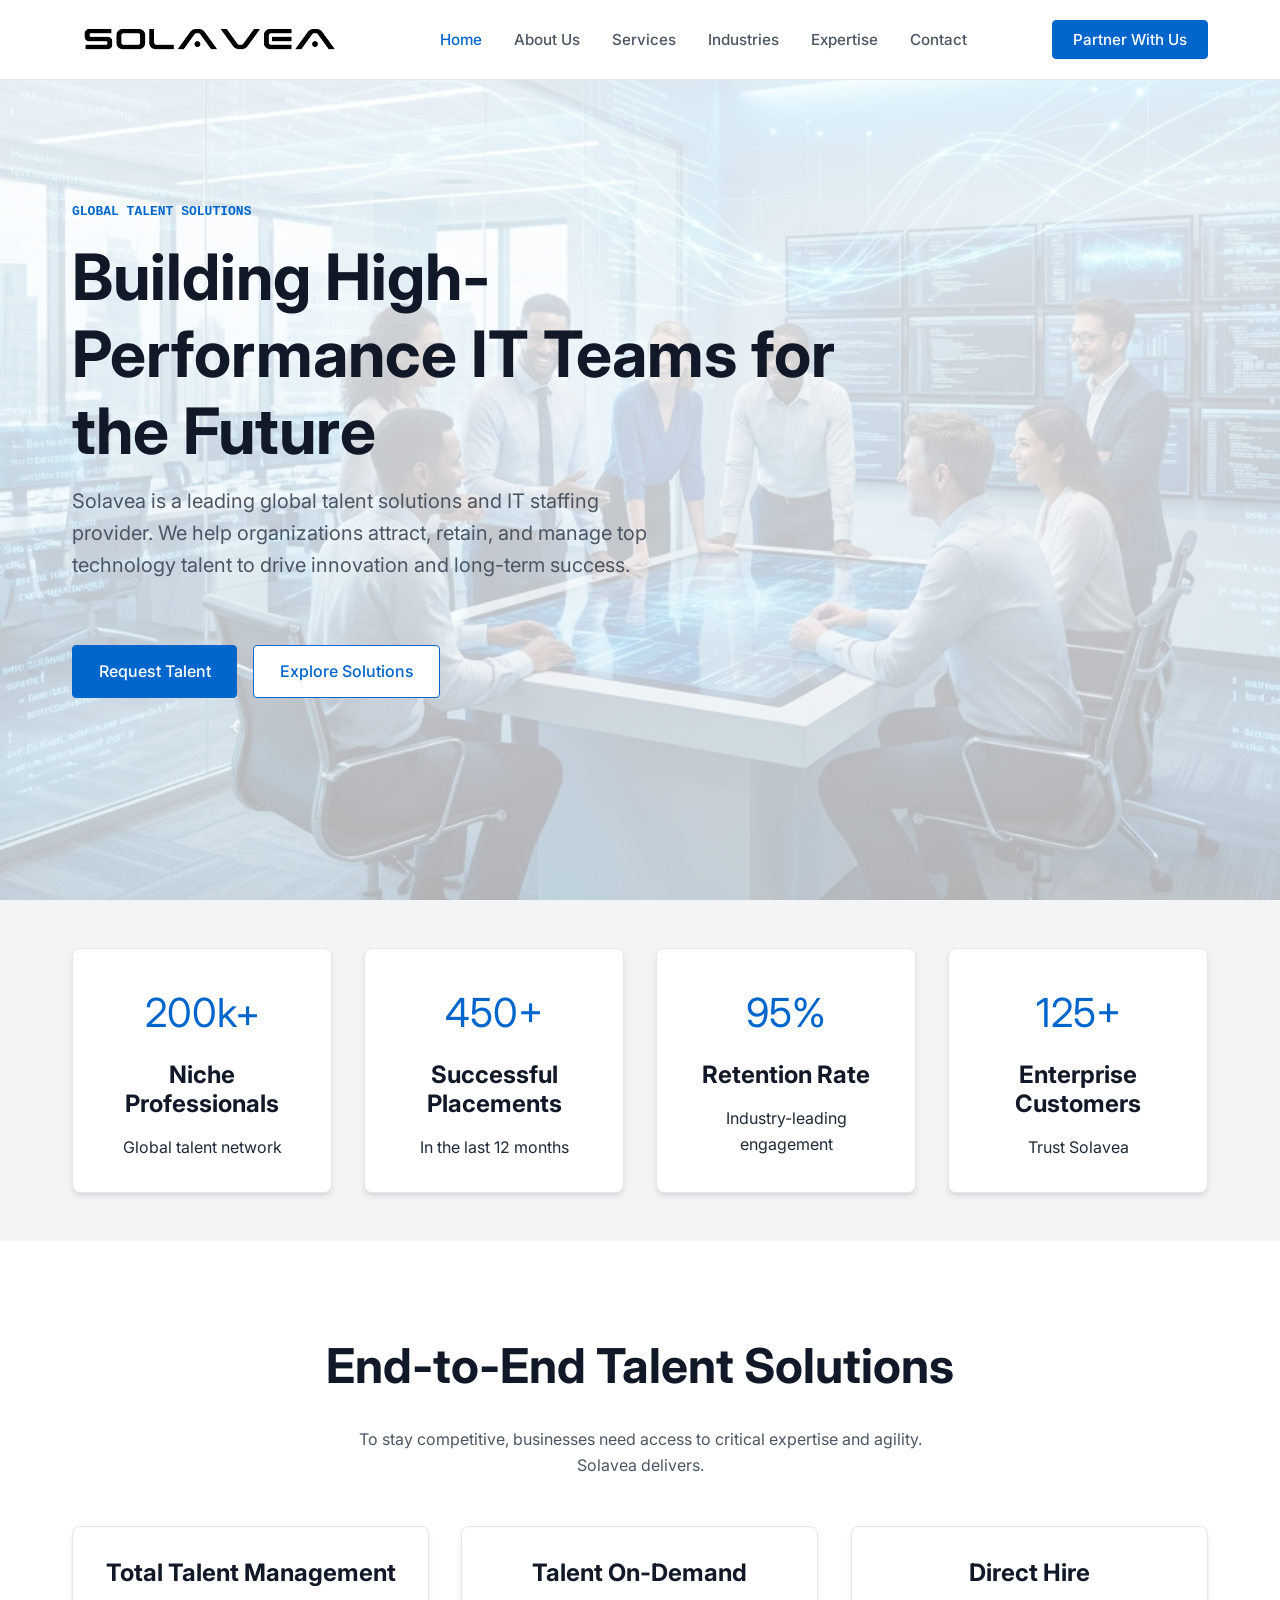
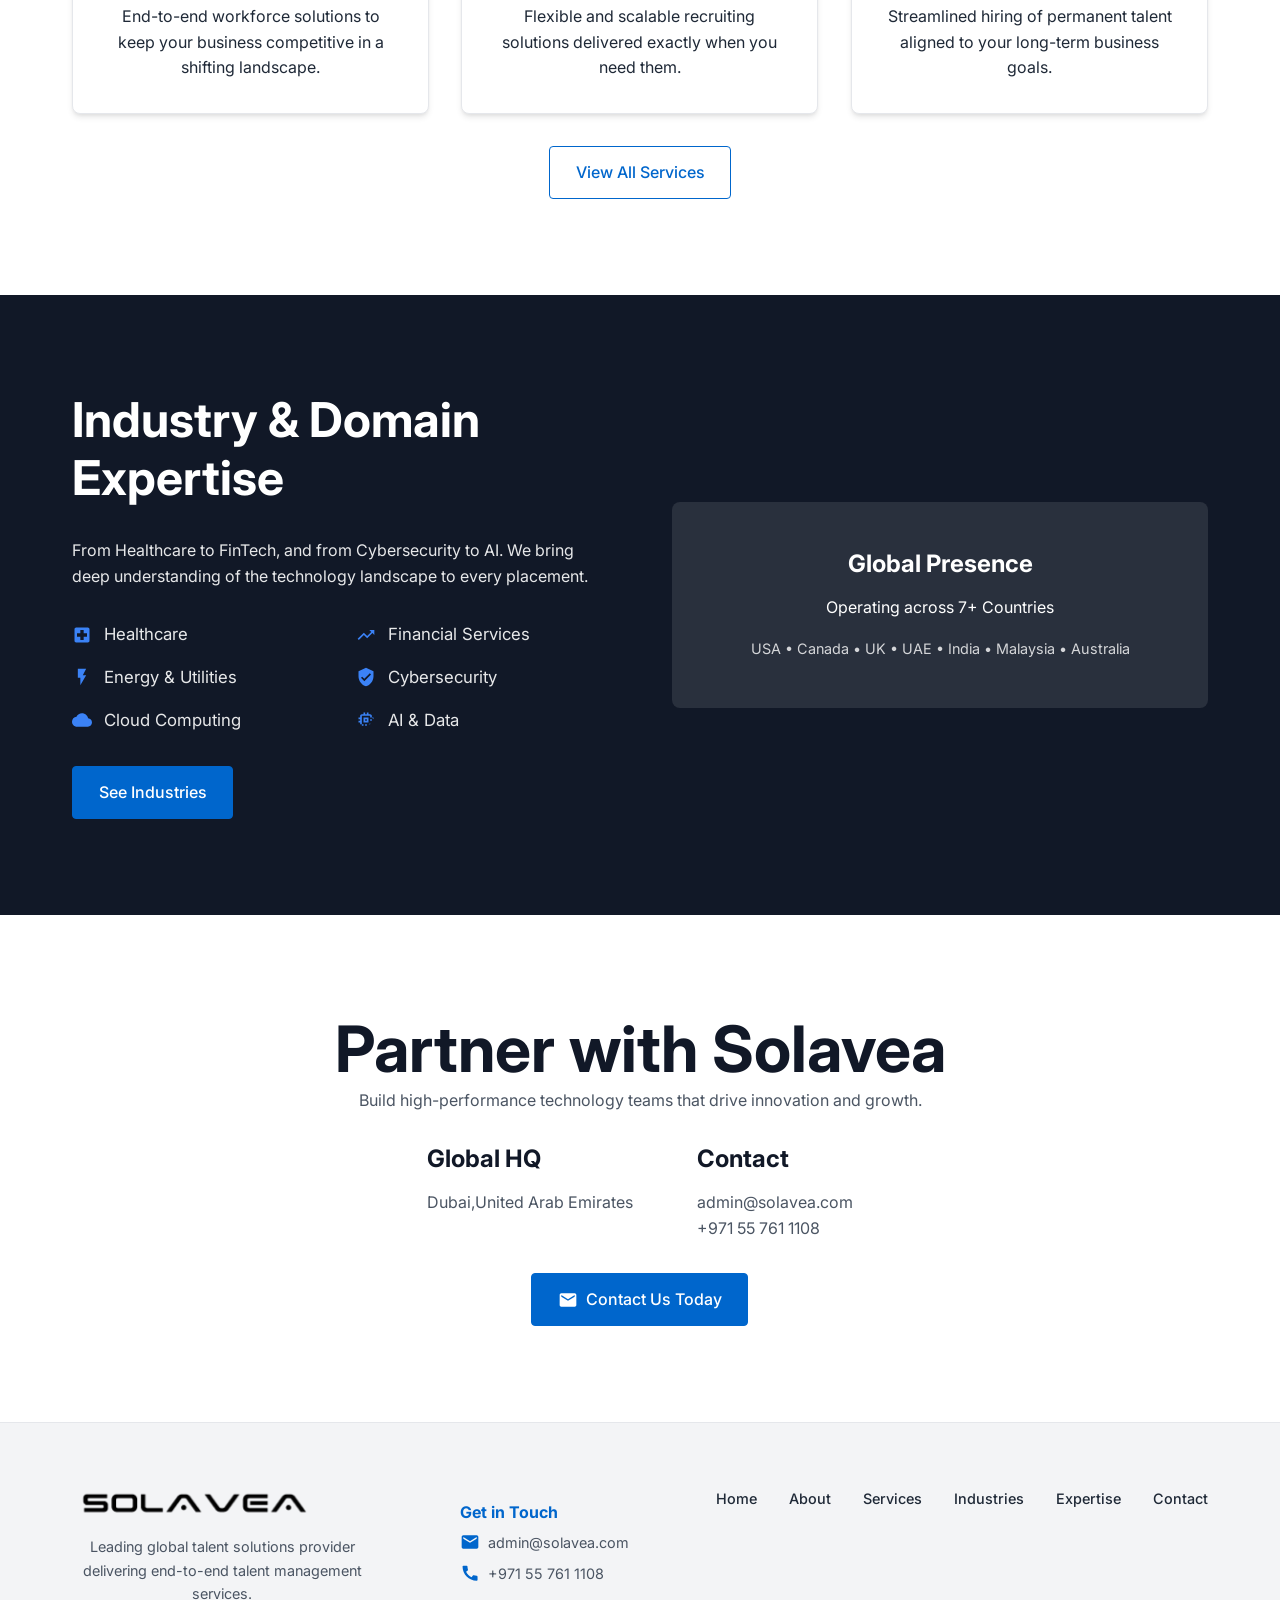
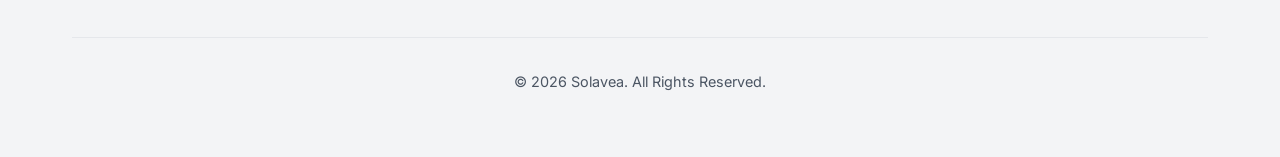
<file: index.html>
<!doctype html>
<html lang="en">

<head>
  <meta charset="UTF-8" />
  <meta name="viewport" content="width=device-width, initial-scale=1.0" />
  <title>Solavea | Powering Businesses with Exceptional IT Talent</title>
  <meta name="description"
    content="Solavea is a corporate IT staffing and recruitment firm delivering skilled technology professionals to help organizations scale, innovate, and succeed." />
  <link rel="stylesheet" href="css/style.css">

</head>

<body>
  <header>
    <div class="container">
      <nav>
        <a href="./" class="logo"><img src="images/logo.png" alt="Solavea"></a>
        <div class="nav-links">
          <a href="./" class="active">Home</a>
          <a href="about.html">About Us</a>
          <a href="services.html">Services</a>
          <a href="industries.html">Industries</a>
          <a href="expertise.html">Expertise</a>



          <a href="contact.html">Contact</a>
        </div>
        <a href="contact.html" class="btn btn-primary">Partner With Us</a>
        <button class="hamburger-btn" aria-label="Toggle navigation menu" aria-expanded="false">
          <span></span><span></span><span></span>
        </button>
      </nav>
    </div>
  </header>

  <main>
    <!-- Hero Section -->
    <section class="hero">
      <div class="container">
        <div class="hero-content">
          <span class="hero-tagline">GLOBAL TALENT SOLUTIONS</span>
          <h1>Building High-Performance IT Teams for the Future</h1>
          <p>
            Solavea is a leading global talent solutions and IT staffing provider.
            We help organizations attract, retain, and manage top technology talent to drive innovation and long-term
            success.
          </p>
          <div class="hero-btns">
            <a href="contact.html" class="btn btn-primary">Request Talent</a>
            <a href="services.html" class="btn btn-secondary">Explore Solutions</a>
          </div>
        </div>
      </div>
    </section>

    <!-- Stats / Why Solavea Banner -->
    <section class="section" style="padding: 3rem 0; background-color: var(--color-primary-light);">
      <div class="container">
        <div class="features-grid">
          <div class="feature-item">
            <div class="feature-icon">200k+</div>
            <h3>Niche Professionals</h3>
            <p>Global talent network</p>
          </div>
          <div class="feature-item">
            <div class="feature-icon">450+</div>
            <h3>Successful Placements</h3>
            <p>In the last 12 months</p>
          </div>
          <div class="feature-item">
            <div class="feature-icon">95%</div>
            <h3>Retention Rate</h3>
            <p>Industry-leading engagement</p>
          </div>
          <div class="feature-item">
            <div class="feature-icon">125+</div>
            <h3>Enterprise Customers</h3>
            <p>Trust Solavea</p>
          </div>
        </div>
      </div>
    </section>

    <!-- Services Teaser -->
    <section class="section" id="services">
      <div class="container">
        <div class="section-header" style="text-align: center; margin-bottom: 3rem;">
          <h2>End-to-End Talent Solutions</h2>
          <p style="color: var(--color-text-secondary); max-width: 600px; margin: 0 auto;">
            To stay competitive, businesses need access to critical expertise and agility. Solavea delivers.
          </p>
        </div>

        <div class="features-grid">
          <div class="feature-item">
            <h3>Total Talent Management</h3>
            <p>End-to-end workforce solutions to keep your business competitive in a shifting landscape.</p>
          </div>
          <div class="feature-item">
            <h3>Talent On-Demand</h3>
            <p>Flexible and scalable recruiting solutions delivered exactly when you need them.</p>
          </div>
          <div class="feature-item">
            <h3>Direct Hire</h3>
            <p>Streamlined hiring of permanent talent aligned to your long-term business goals.</p>
          </div>
        </div>
        <div style="text-align: center; margin-top: 2rem;">
          <a href="services.html" class="btn btn-secondary">View All Services</a>
        </div>
      </div>
    </section>

    <!-- Industries & Expertise Sneak Peek -->
    <section class="section" style="background-color: var(--color-dark); color: var(--color-white);">
      <div class="container">
        <div style="display: flex; flex-wrap: wrap; gap: 4rem; justify-content: space-between; align-items: center;">
          <div style="flex: 1; min-width: 300px;">
            <h2 style="color: var(--color-white)">Industry & Domain Expertise</h2>
            <p style="margin-bottom: 2rem; opacity: 0.9;">
              From Healthcare to FinTech, and from Cybersecurity to AI. We bring deep understanding of the technology
              landscape to every placement.
            </p>
            <div class="checklist-grid">
              <div class="checklist-item">
                <div class="checklist-icon"><svg xmlns="http://www.w3.org/2000/svg" viewBox="0 0 24 24">
                    <path
                      d="M19 3H5c-1.1 0-2 .9-2 2v14c0 1.1.9 2 2 2h14c1.1 0 2-.9 2-2V5c0-1.1-.9-2-2-2zm-1 11h-4v4h-4v-4H6v-4h4V6h4v4h4v4z" />
                  </svg></div>
                <span>Healthcare</span>
              </div>
              <div class="checklist-item">
                <div class="checklist-icon"><svg xmlns="http://www.w3.org/2000/svg" viewBox="0 0 24 24">
                    <path d="M16 6l2.29 2.29-4.88 4.88-4-4L2 16.59 3.41 18l6-6 4 4 6.3-6.29L22 12V6z" />
                  </svg></div>
                <span>Financial Services</span>
              </div>
              <div class="checklist-item">
                <div class="checklist-icon"><svg xmlns="http://www.w3.org/2000/svg" viewBox="0 0 24 24">
                    <path d="M7 2v11h3v9l7-12h-4l4-8z" />
                  </svg></div>
                <span>Energy & Utilities</span>
              </div>
              <div class="checklist-item">
                <div class="checklist-icon"><svg xmlns="http://www.w3.org/2000/svg" viewBox="0 0 24 24">
                    <path
                      d="M12 1L3 5v6c0 5.55 3.84 10.74 9 12 5.16-1.26 9-6.45 9-12V5l-9-4zm-2 16l-4-4 1.41-1.41L10 14.17l6.59-6.59L18 9l-8 8z" />
                  </svg></div>
                <span>Cybersecurity</span>
              </div>
              <div class="checklist-item">
                <div class="checklist-icon"><svg xmlns="http://www.w3.org/2000/svg" viewBox="0 0 24 24">
                    <path
                      d="M19.35 10.04C18.67 6.59 15.64 4 12 4 9.11 4 6.6 5.64 5.35 8.04 2.34 8.36 0 10.91 0 14c0 3.31 2.69 6 6 6h13c2.76 0 5-2.24 5-5 0-2.64-2.05-4.78-4.65-4.96z" />
                  </svg></div>
                <span>Cloud Computing</span>
              </div>
              <div class="checklist-item">
                <div class="checklist-icon"><svg xmlns="http://www.w3.org/2000/svg" viewBox="0 0 24 24">
                    <path
                      d="M15 9H9v6h6V9zm-2 4h-2v-2h2v2zm8-2V9h-2V7c0-1.1-.9-2-2-2h-2V3h-2v2h-2V3H9v2H7c-1.1 0-2 .9-2 2v2H3v2h2v2H3v2h2v2h2v2h2v-2h2v2h2v-2h2c1.1 0 2-.9 2-2v-2h2v-2h-2v-2h2zm-4 6H7V7h10v10z" />
                  </svg></div>
                <span>AI & Data</span>
              </div>
            </div>
            <div style="margin-top: 2rem;">
              <a href="industries.html" class="btn btn-primary">See Industries</a>
            </div>
          </div>
          <div style="flex: 1; min-width: 300px; text-align: center;">
            <!-- Placeholder for map or tech viz, simple text for now -->
            <div style="background: rgba(255,255,255,0.1); padding: 3rem; border-radius: 8px;">
              <h3 style="color: var(--color-white)">Global Presence</h3>
              <p style="margin-bottom: 1rem;">Operating across 7+ Countries</p>
              <p style="font-size: 0.9rem; opacity: 0.8;">USA &bull; Canada &bull; UK &bull; UAE &bull; India &bull;
                Malaysia &bull;
                Australia</p>
            </div>
          </div>
        </div>
      </div>
    </section>

    <!-- Contact Section -->
    <section class="section" id="contact">
      <div class="container">
        <div style="max-width: 800px; margin: 0 auto; text-align: center;">
          <div class="contact-info">
            <h1>Partner with Solavea</h1>
            <p style="color: var(--color-text-secondary); margin-bottom: 2rem;">
              Build high-performance technology teams that drive innovation and growth.
            </p>

            <div style="display: flex; justify-content: center; gap: 4rem; flex-wrap: wrap; margin-bottom: 2rem;">
              <div style="text-align: left;">
                <h3>Global HQ</h3>
                <p style="color: var(--color-text-secondary);">
                  Dubai,United Arab Emirates
                </p>
              </div>
              <div style="text-align: left;">
                <h3>Contact</h3>
                <p style="color: var(--color-text-secondary);">
                  admin@solavea.com<br>
                  +971 55 761 1108
                </p>
              </div>
            </div>

            <a href="mailto:admin@solavea.com" class="btn btn-primary"
              style="display: inline-flex; align-items: center; gap: 0.5rem;">
              <svg xmlns="http://www.w3.org/2000/svg" viewBox="0 0 24 24" width="20" height="20" fill="currentColor">
                <path
                  d="M20 4H4c-1.1 0-1.99.9-1.99 2L2 18c0 1.1.9 2 2 2h16c1.1 0 2-.9 2-2V6c0-1.1-.9-2-2-2zm0 4l-8 5-8-5V6l8 5 8-5v2z" />
              </svg>
              Contact Us Today
            </a>
          </div>
        </div>
      </div>
    </section>
  </main>

  <footer>
    <div class="container">
      <div style="display: flex; justify-content: space-between; flex-wrap: wrap; gap: 2rem; margin-bottom: 2rem;">
        <div>
          <img src="images/logo.png" alt="Solavea" style="height: 32px; margin-bottom: 1rem;">
          <p style="max-width: 300px; margin-top: 0.5rem; font-size: 0.9rem;">
            Leading global talent solutions provider delivering end-to-end talent management services.
          </p>
        </div>
        <div class="footer-contact">
          <h4>Get in Touch</h4>
          <div class="contact-item">
            <span class="contact-icon"><svg xmlns="http://www.w3.org/2000/svg" viewBox="0 0 24 24">
                <path
                  d="M20 4H4c-1.1 0-1.99.9-1.99 2L2 18c0 1.1.9 2 2 2h16c1.1 0 2-.9 2-2V6c0-1.1-.9-2-2-2zm0 4l-8 5-8-5V6l8 5 8-5v2z" />
              </svg></span>
            <a href="mailto:admin@solavea.com">admin@solavea.com</a>
          </div>
          <div class="contact-item">
            <span class="contact-icon"><svg xmlns="http://www.w3.org/2000/svg" viewBox="0 0 24 24">
                <path
                  d="M20.01 15.38c-1.23 0-2.42-.2-3.53-.56-.35-.12-.74-.03-1.01.24l-1.57 1.97c-2.83-1.44-5.15-3.75-6.59-6.59l1.97-1.57c.27-.27.36-.66.25-1.01-.37-1.11-.56-2.3-.56-3.53 0-.55-.45-1-1-1H4.05c-.55 0-1 .45-1 1 0 9.39 7.61 17 17 17 .55 0 1-.45 1-1v-3.95c0-.55-.45-1-1-1z" />
              </svg></span>
            <a href="tel:+971557611108">+971 55 761 1108</a>
          </div>
        </div>
        <div class="footer-links" style="margin: 0;">
          <a href="./">Home</a>
          <a href="about.html">About</a>
          <a href="services.html">Services</a>
          <a href="industries.html">Industries</a>
          <a href="expertise.html">Expertise</a>

          <a href="contact.html">Contact</a>
        </div>
      </div>
      <p style="text-align: center; border-top: 1px solid #e5e7eb; padding-top: 2rem;">&copy; 2026 Solavea. All Rights
        Reserved.</p>
    </div>
  </footer>

  <script src="js/main.js"></script>
</body>

</html>
</file>
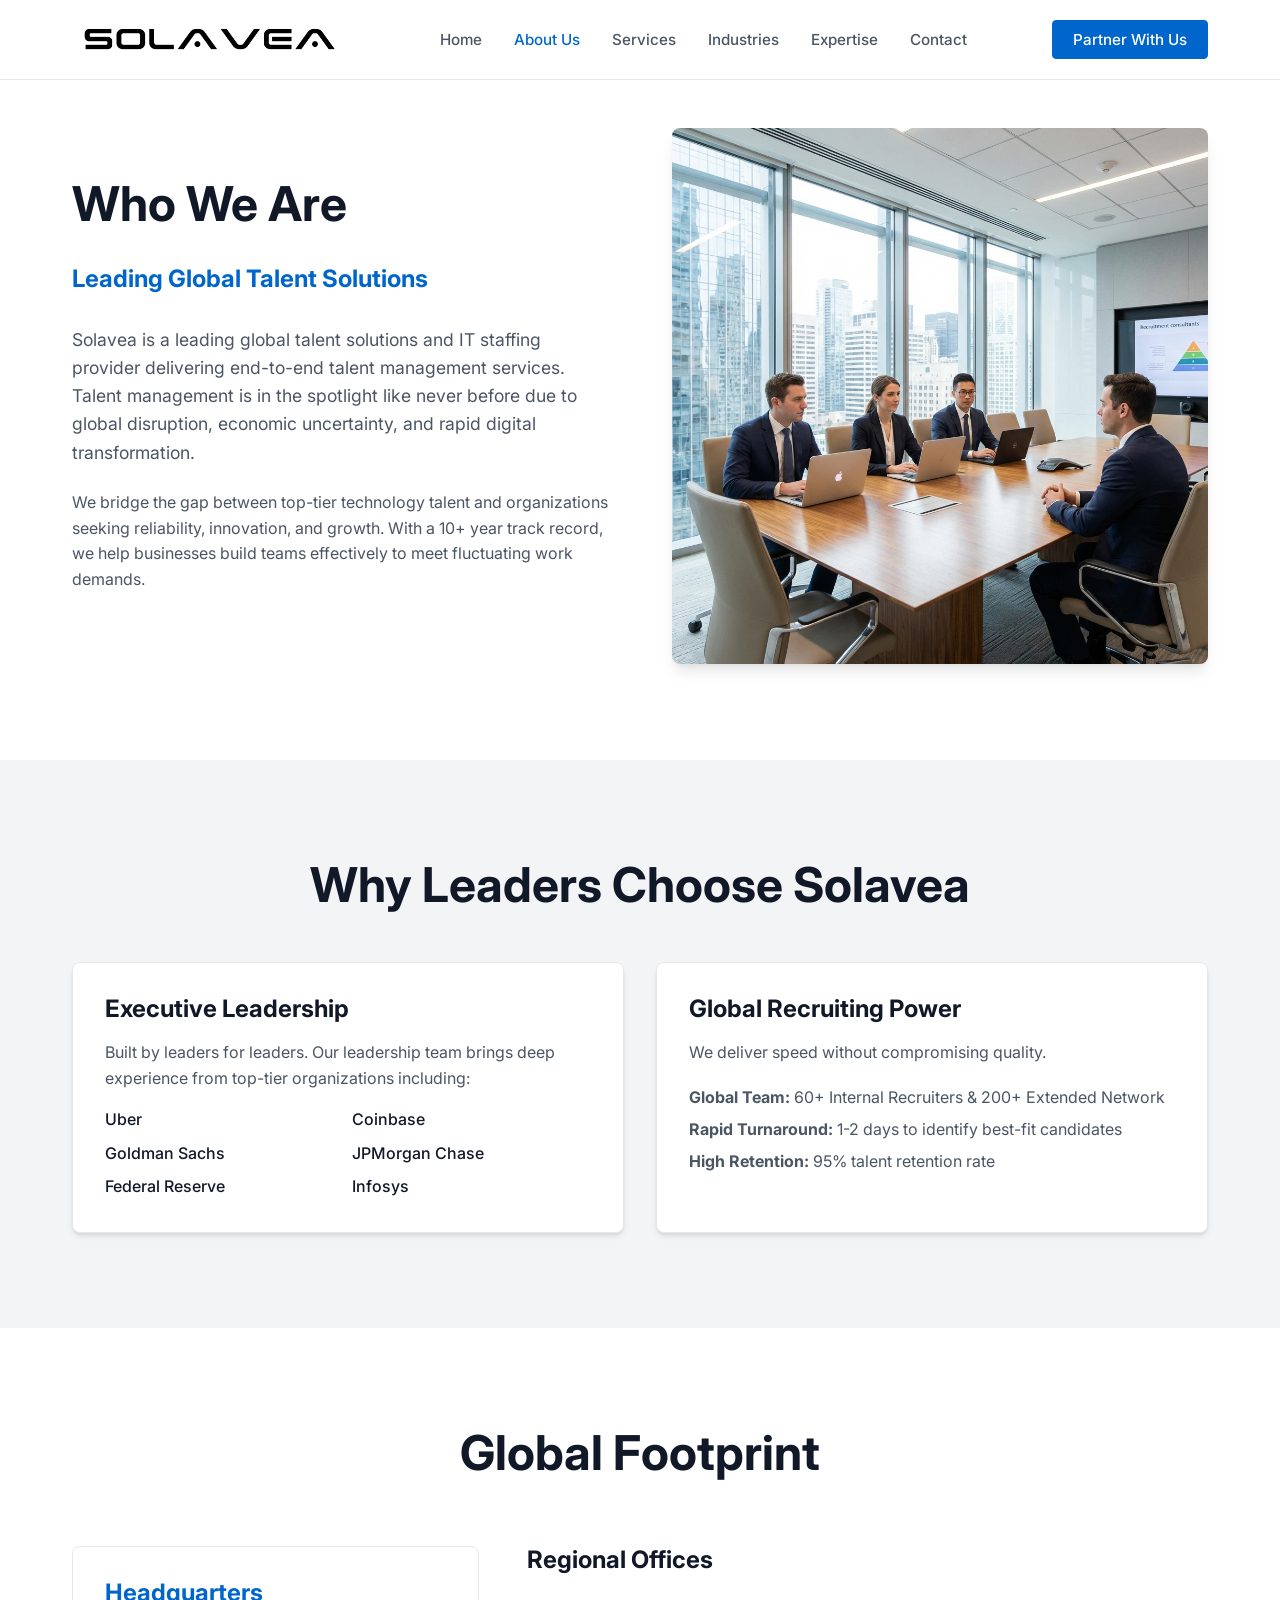
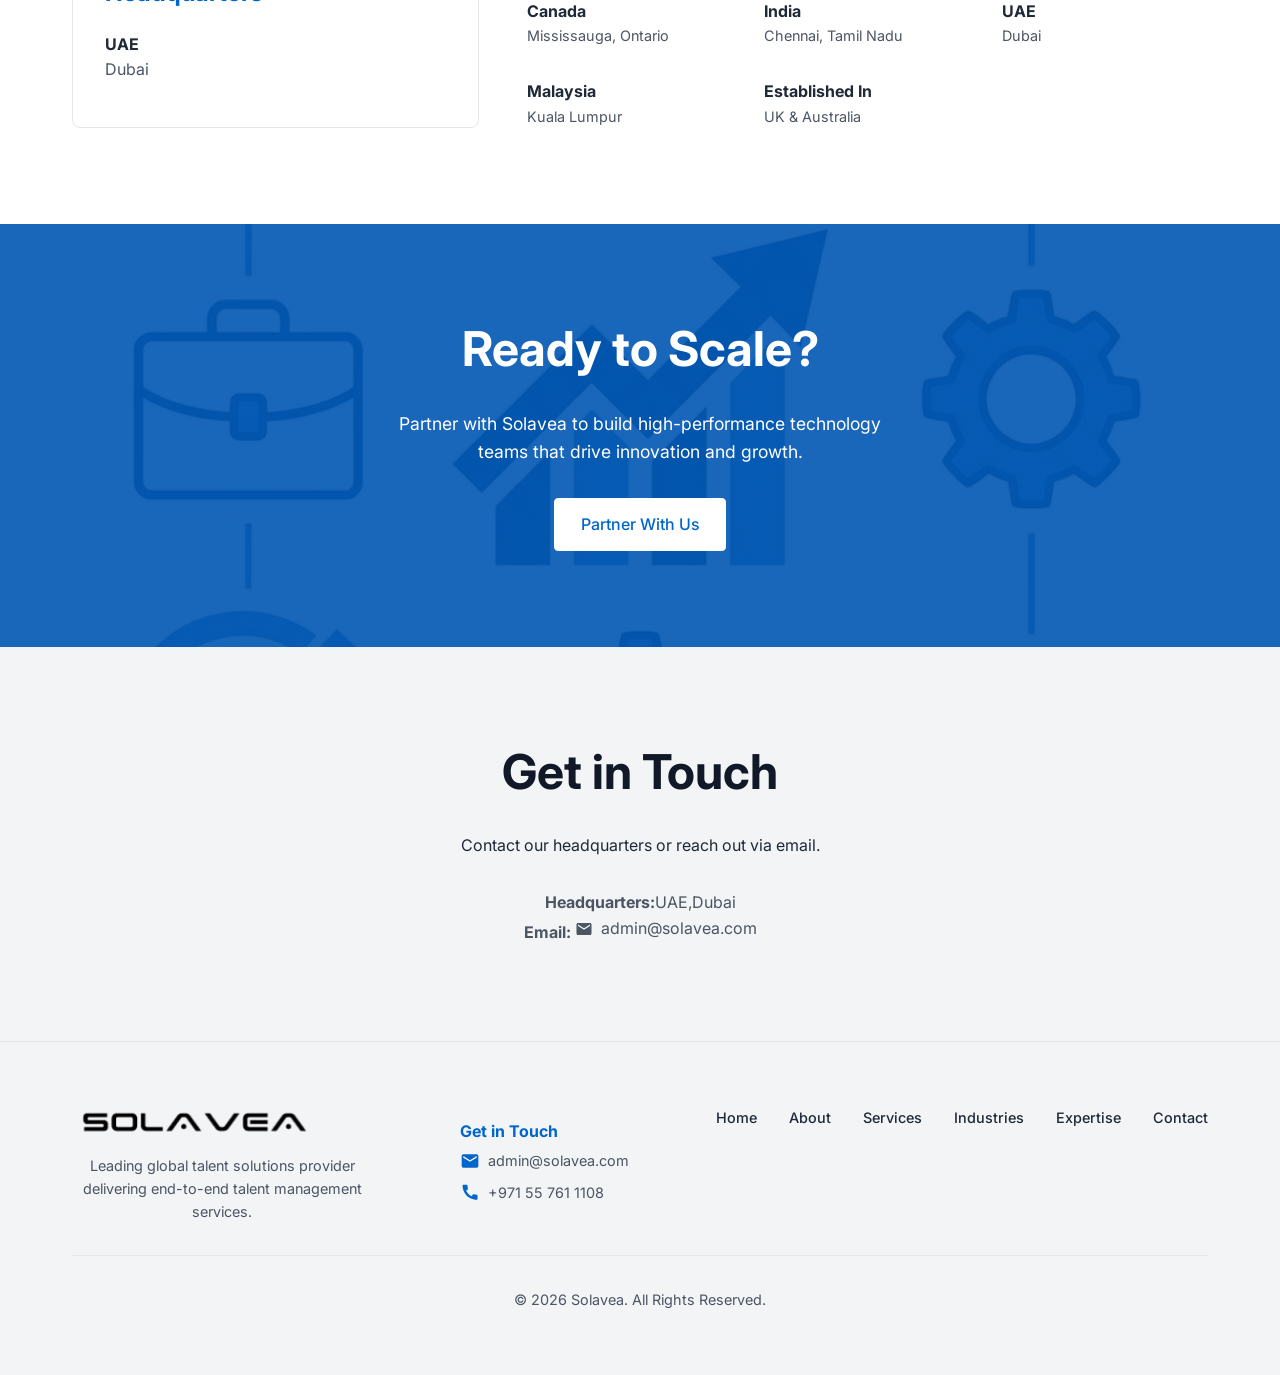
<file: about.html>
﻿<!doctype html>
<html lang="en">

<head>
    <meta charset="UTF-8" />
    <meta name="viewport" content="width=device-width, initial-scale=1.0" />
    <title>About Solavea | IT Staffing & Recruitment</title>
    <link rel="stylesheet" href="css/style.css">
</head>

<body>
    <header>
        <div class="container">
            <nav>
                <a href="./" class="logo"><img src="images/logo.png" alt="Solavea"></a>
                <div class="nav-links">
                    <a href="./">Home</a>
                    <a href="about.html" class="active">About Us</a>
                    <a href="services.html">Services</a>
                    <a href="industries.html">Industries</a>
                    <a href="expertise.html">Expertise</a>



                    <a href="contact.html">Contact</a>
                </div>
                <!-- Updated button to point to this page -->
                <a href="contact.html" class="btn btn-primary">Partner With Us</a>
                <button class="hamburger-btn" aria-label="Toggle navigation menu" aria-expanded="false">
                    <span></span><span></span><span></span>
                </button>
            </nav>
        </div>
    </header>

    <main>
        <!-- About Hero -->
        <section class="section" style="padding-top: 8rem;">
            <div class="container">
                <div class="about-grid">
                    <div class="about-content">
                        <h2>Who We Are</h2>
                        <h3 style="color: var(--color-accent); margin-bottom: 2rem;">Leading Global Talent Solutions
                        </h3>
                        <p style="margin-bottom: 1.5rem; color: var(--color-text-secondary); font-size: 1.1rem;">
                            Solavea is a leading global talent solutions and IT staffing provider delivering end-to-end
                            talent management services.
                            Talent management is in the spotlight like never before due to global disruption, economic
                            uncertainty, and rapid digital transformation.
                        </p>
                        <p style="margin-bottom: 1.5rem; color: var(--color-text-secondary);">
                            We bridge the gap between top-tier technology talent and organizations seeking reliability,
                            innovation, and growth.
                            With a 10+ year track record, we help businesses build teams effectively to meet fluctuating
                            work demands.
                        </p>
                    </div>
                    <div class="about-img">
                        <img src="images/about.png" alt="Solavea Team Collaboration" />
                    </div>
                </div>
            </div>
        </section>

        <!-- Leadership / Differentiators -->
        <section class="section" style="background-color: var(--color-primary-light);">
            <div class="container">
                <h2 style="text-align: center; margin-bottom: 3rem;">Why Leaders Choose Solavea</h2>

                <div class="features-grid" style="grid-template-columns: repeat(2, 1fr);">
                    <div class="feature-item" style="text-align: left;">
                        <h3>Executive Leadership</h3>
                        <p style="color: var(--color-text-secondary); margin-bottom: 1rem;">
                            Built by leaders for leaders. Our leadership team brings deep experience from top-tier
                            organizations including:
                        </p>
                        <ul
                            style="display: grid; grid-template-columns: 1fr 1fr; gap: 0.5rem; color: var(--color-heading); font-weight: 500;">
                            <li>Uber</li>
                            <li>Coinbase</li>
                            <li>Goldman Sachs</li>
                            <li>JPMorgan Chase</li>
                            <li>Federal Reserve</li>
                            <li>Infosys</li>
                        </ul>
                    </div>

                    <div class="feature-item" style="text-align: left;">
                        <h3>Global Recruiting Power</h3>
                        <p style="color: var(--color-text-secondary); margin-bottom: 1rem;">
                            We deliver speed without compromising quality.
                        </p>
                        <ul style="color: var(--color-text-secondary); line-height: 2;">
                            <li><strong>Global Team:</strong> 60+ Internal Recruiters & 200+ Extended Network</li>
                            <li><strong>Rapid Turnaround:</strong> 1-2 days to identify best-fit candidates</li>
                            <li><strong>High Retention:</strong> 95% talent retention rate</li>
                        </ul>
                    </div>
                </div>
            </div>
        </section>

        <!-- Global Locations -->
        <section class="section">
            <div class="container">
                <h2 style="text-align: center; margin-bottom: 4rem;">Global Footprint</h2>

                <div style="display: flex; flex-wrap: wrap; gap: 3rem; justify-content: center;">
                    <div
                        style="flex: 1; min-width: 300px; padding: 2rem; border: 1px solid #e5e7eb; border-radius: 8px;">
                        <h3 style="color: var(--color-accent); margin-bottom: 1.5rem;">Headquarters</h3>
                        <p><strong>UAE</strong></p>
                        <p style="color: var(--color-text-secondary);">Dubai</p>
                    </div>

                    <div style="flex: 2; min-width: 300px;">
                        <h3 style="margin-bottom: 1.5rem;">Regional Offices</h3>
                        <div
                            style="display: grid; grid-template-columns: repeat(auto-fill, minmax(200px, 1fr)); gap: 2rem;">
                            <div>
                                <p><strong>Canada</strong></p>
                                <p style="font-size: 0.9rem; color: var(--color-text-secondary);">Mississauga, Ontario
                                </p>
                            </div>
                            <div>
                                <p><strong>India</strong></p>
                                <p style="font-size: 0.9rem; color: var(--color-text-secondary);">Chennai, Tamil Nadu
                                </p>
                            </div>
                            <div>
                                <p><strong>UAE</strong></p>
                                <p style="font-size: 0.9rem; color: var(--color-text-secondary);">Dubai</p>
                            </div>
                            <div>
                                <p><strong>Malaysia</strong></p>
                                <p style="font-size: 0.9rem; color: var(--color-text-secondary);">Kuala Lumpur</p>
                            </div>
                            <div>
                                <p><strong>Established In</strong></p>
                                <p style="font-size: 0.9rem; color: var(--color-text-secondary);">UK & Australia</p>
                            </div>
                        </div>
                    </div>
                </div>
            </div>
        </section>

        <!-- CTA Section -->
        <section class="cta-section" style="padding: 6rem 0;">
            <div class="container cta-container">
                <h2>Ready to Scale?</h2>
                <p style="margin-bottom: 2rem; font-size: 1.1rem;">
                    Partner with Solavea to build high-performance technology teams that drive innovation and growth.
                </p>
                <a href="contact.html" class="btn btn-primary">Partner With Us</a>
            </div>
        </section>

        <!-- Contact Form Anchor Area -->
        <section class="section" id="contact" style="background-color: var(--color-primary-light);">
            <div class="container">
                <div style="text-align: center; margin-bottom: 2rem;">
                    <h2>Get in Touch</h2>
                    <p>Contact our headquarters or reach out via email.</p>
                </div>
                <div style="text-align: center; color: var(--color-text-secondary);">
                    <p><strong>Headquarters:</strong>UAE,Dubai</p>
                    <p><strong>Email:</strong>
                        <a href="mailto:admin@solavea.com"
                            style="display: inline-flex; align-items: center; gap: 0.5rem; text-decoration: none; color: inherit;">
                            <svg xmlns="http://www.w3.org/2000/svg" viewBox="0 0 24 24" width="18" height="18"
                                fill="currentColor">
                                <path
                                    d="M20 4H4c-1.1 0-1.99.9-1.99 2L2 18c0 1.1.9 2 2 2h16c1.1 0 2-.9 2-2V6c0-1.1-.9-2-2-2zm0 4l-8 5-8-5V6l8 5 8-5v2z" />
                            </svg>
                            admin@solavea.com
                        </a>
                    </p>
                </div>
            </div>
        </section>

    </main>

    <footer>
        <div class="container">
            <div
                style="display: flex; justify-content: space-between; flex-wrap: wrap; gap: 2rem; margin-bottom: 2rem;">
                <div>
                    <img src="images/logo.png" alt="Solavea" style="height: 32px; margin-bottom: 1rem;">
                    <p style="max-width: 300px; margin-top: 0.5rem; font-size: 0.9rem;">
                        Leading global talent solutions provider delivering end-to-end talent management services.
                    </p>
                </div>
                <div class="footer-contact">
                    <h4>Get in Touch</h4>
                    <div class="contact-item">
                        <span class="contact-icon"><svg xmlns="http://www.w3.org/2000/svg" viewBox="0 0 24 24">
                                <path
                                    d="M20 4H4c-1.1 0-1.99.9-1.99 2L2 18c0 1.1.9 2 2 2h16c1.1 0 2-.9 2-2V6c0-1.1-.9-2-2-2zm0 4l-8 5-8-5V6l8 5 8-5v2z" />
                            </svg></span>
                        <a href="mailto:admin@solavea.com">admin@solavea.com</a>
                    </div>
                    <div class="contact-item">
                        <span class="contact-icon"><svg xmlns="http://www.w3.org/2000/svg" viewBox="0 0 24 24">
                                <path
                                    d="M20.01 15.38c-1.23 0-2.42-.2-3.53-.56-.35-.12-.74-.03-1.01.24l-1.57 1.97c-2.83-1.44-5.15-3.75-6.59-6.59l1.97-1.57c.27-.27.36-.66.25-1.01-.37-1.11-.56-2.3-.56-3.53 0-.55-.45-1-1-1H4.05c-.55 0-1 .45-1 1 0 9.39 7.61 17 17 17 .55 0 1-.45 1-1v-3.95c0-.55-.45-1-1-1z" />
                            </svg></span>
                        <a href="tel:+971557611108">+971 55 761 1108</a>
                    </div>
                </div>
                <div class="footer-links" style="margin: 0;">
                    <a href="./">Home</a>
                    <a href="about.html">About</a>
                    <a href="services.html">Services</a>
                    <a href="industries.html">Industries</a>
                    <a href="expertise.html">Expertise</a>

                    <a href="contact.html">Contact</a>
                </div>
            </div>
            <p style="text-align: center; border-top: 1px solid #e5e7eb; padding-top: 2rem;">&copy; 2026 Solavea. All
                Rights Reserved.</p>
        </div>
    </footer>
    <script src="js/main.js"></script>
</body>

</html>
</file>
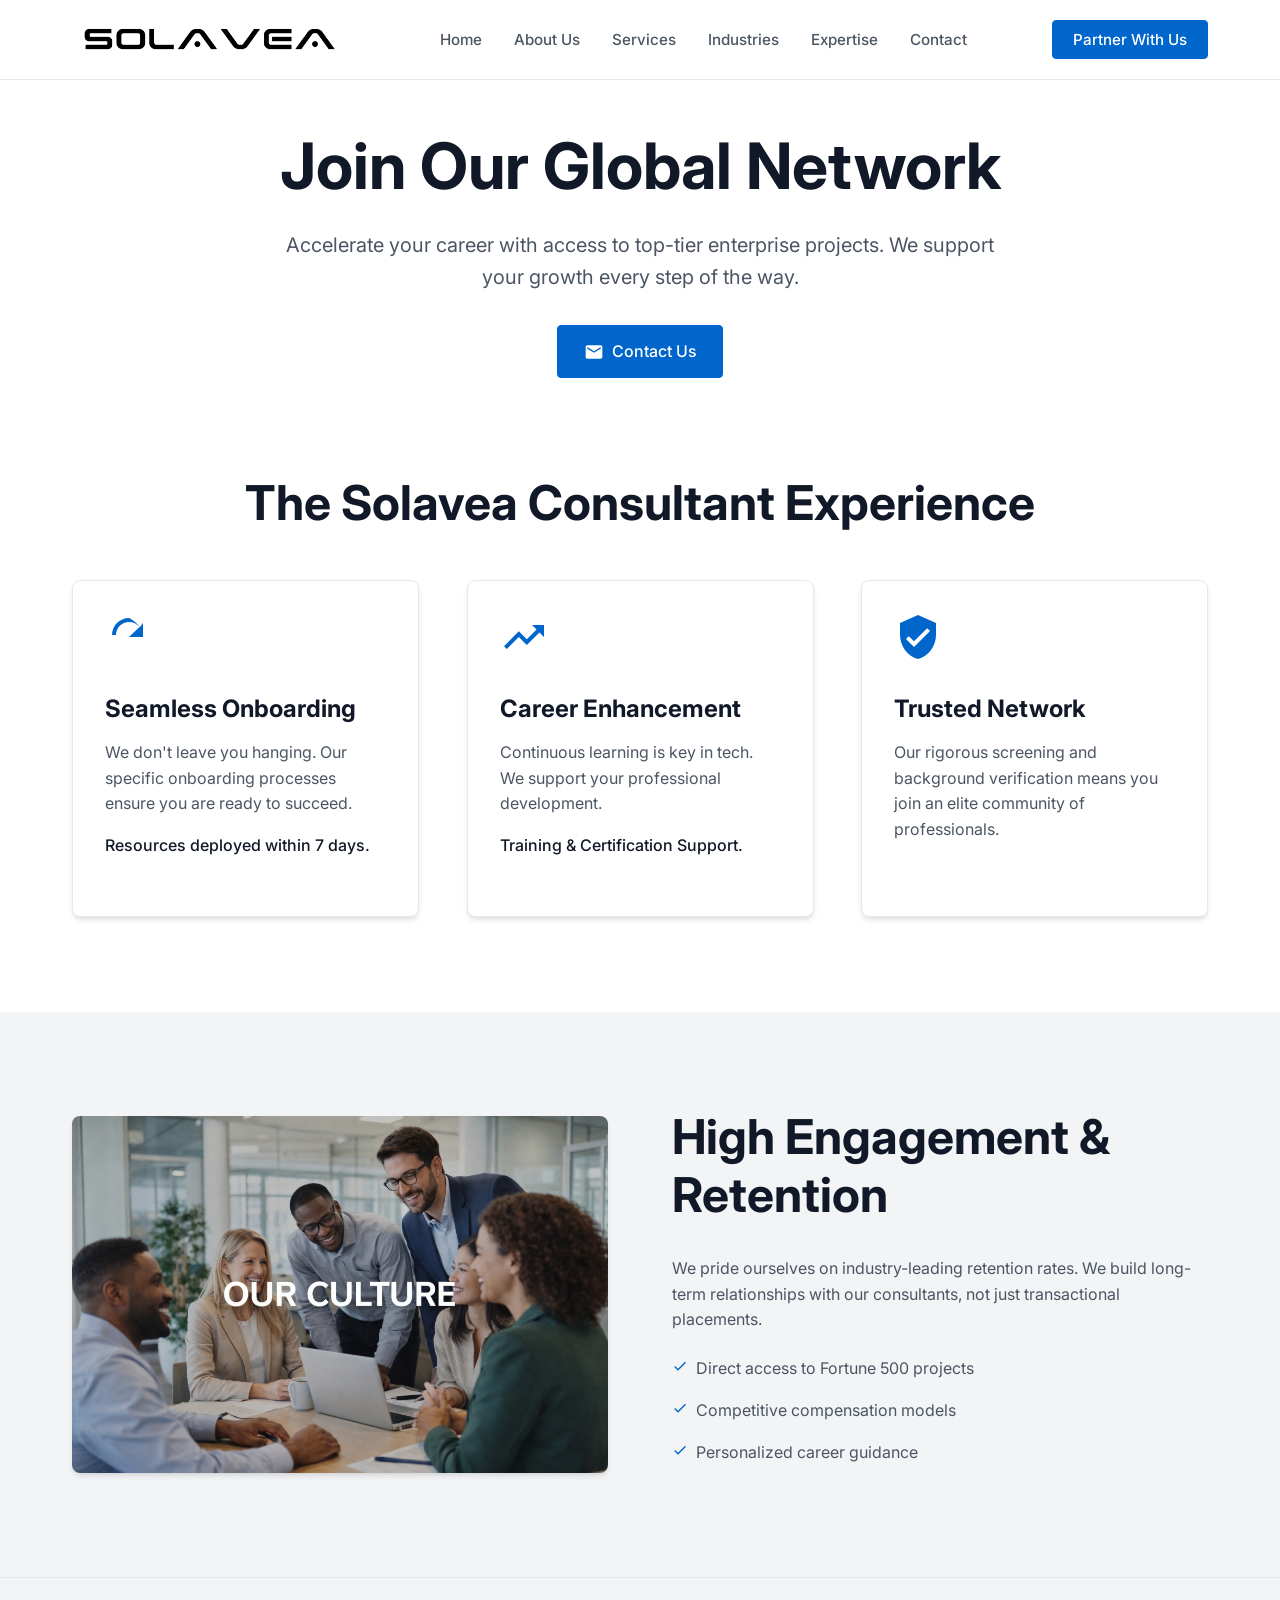
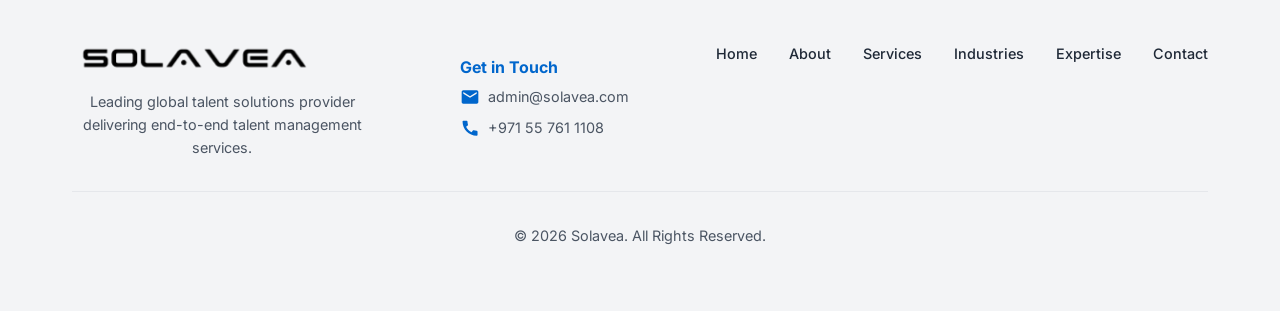
<file: careers.html>
﻿<!doctype html>
<html lang="en">

<head>
    <meta charset="UTF-8" />
    <meta name="viewport" content="width=device-width, initial-scale=1.0" />
    <title>Careers | Solavea Global Talent Solutions</title>
    <meta name="description"
        content="Explore career opportunities with Solavea. Join our global network of top-tier talent and work on enterprise projects.">
    <link rel="stylesheet" href="css/style.css">
</head>

<body>
    <header>
        <div class="container">
            <nav>
                <a href="./" class="logo"><img src="images/logo.png" alt="Solavea"></a>
                <div class="nav-links">
                    <a href="./">Home</a>
                    <a href="about.html">About Us</a>
                    <a href="services.html">Services</a>
                    <a href="industries.html">Industries</a>
                    <a href="expertise.html">Expertise</a>



                    <a href="contact.html">Contact</a>
                </div>
                <a href="contact.html" class="btn btn-primary">Partner With Us</a>
                <button class="hamburger-btn" aria-label="Toggle navigation menu" aria-expanded="false">
                    <span></span><span></span><span></span>
                </button>
            </nav>
        </div>
    </header>

    <main>
        <!-- Careers Hero -->
        <section class="section" style="padding-top: 8rem; background-color: var(--color-background);">
            <div class="container" style="text-align: center; max-width: 800px;">
                <h1 style="margin-bottom: 1.5rem;">Join Our Global Network</h1>
                <p style="font-size: 1.25rem; color: var(--color-text-secondary); margin-bottom: 2rem;">
                    Accelerate your career with access to top-tier enterprise projects. We support your growth every
                    step of the way.
                </p>
                <a href="contact.html" class="btn btn-primary"
                    style="display: inline-flex; align-items: center; gap: 0.5rem;">
                    <svg xmlns="http://www.w3.org/2000/svg" viewBox="0 0 24 24" width="20" height="20"
                        fill="currentColor">
                        <path
                            d="M20 4H4c-1.1 0-1.99.9-1.99 2L2 18c0 1.1.9 2 2 2h16c1.1 0 2-.9 2-2V6c0-1.1-.9-2-2-2zm0 4l-8 5-8-5V6l8 5 8-5v2z" />
                    </svg>
                    Contact Us
                </a>
            </div>
        </section>

        <!-- Talent Onboarding & Retention -->
        <section class="section" style="padding-top: 0;">
            <div class="container">
                <h2 style="margin-bottom: 3rem; text-align: center;">The Solavea Consultant Experience</h2>
                <div class="features-grid"
                    style="grid-template-columns: repeat(auto-fit, minmax(300px, 1fr)); gap: 3rem;">

                    <!-- Onboarding -->
                    <div class="feature-item" style="text-align: left; padding: 2rem;">
                        <div class="feature-icon"><svg xmlns="http://www.w3.org/2000/svg" viewBox="0 0 24 24" width="48"
                                height="48" fill="var(--color-accent)">
                                <path
                                    d="M12 2.5C7.28 2.5 3.5 6.45 3.5 11h2c0-3.66 2.91-6.5 6.5-6.5 2.11 0 3.99.99 5.25 2.51L17.25 7l-5.25 5h7V5l-1.63 2.16C15.93 4.96 14.1 3.5 12 2.5z" />
                            </svg></div>
                        <h3 style="margin-bottom: 1rem;">Seamless Onboarding</h3>
                        <p style="color: var(--color-text-secondary); margin-bottom: 1rem;">
                            We don't leave you hanging. Our specific onboarding processes ensure you are ready to
                            succeed.
                        </p>
                        <p style="color: var(--color-heading); font-weight: 500;">
                            Resources deployed within 7 days.
                        </p>
                    </div>

                    <!-- Growth -->
                    <div class="feature-item" style="text-align: left; padding: 2rem;">
                        <div class="feature-icon"><svg xmlns="http://www.w3.org/2000/svg" viewBox="0 0 24 24" width="48"
                                height="48" fill="var(--color-accent)">
                                <path d="M16 6l2.29 2.29-4.88 4.88-4-4L2 16.59 3.41 18l6-6 4 4 6.3-6.29L22 12V6z" />
                            </svg></div>
                        <h3 style="margin-bottom: 1rem;">Career Enhancement</h3>
                        <p style="color: var(--color-text-secondary); margin-bottom: 1rem;">
                            Continuous learning is key in tech. We support your professional development.
                        </p>
                        <p style="color: var(--color-heading); font-weight: 500;">
                            Training & Certification Support.
                        </p>
                    </div>

                    <!-- Verification -->
                    <div class="feature-item" style="text-align: left; padding: 2rem;">
                        <div class="feature-icon"><svg xmlns="http://www.w3.org/2000/svg" viewBox="0 0 24 24" width="48"
                                height="48" fill="var(--color-accent)">
                                <path
                                    d="M12 1L3 5v6c0 5.55 3.84 10.74 9 12 5.16-1.26 9-6.45 9-12V5l-9-4zm-2 16l-4-4 1.41-1.41L10 14.17l6.59-6.59L18 9l-8 8z" />
                            </svg></div>
                        <h3 style="margin-bottom: 1rem;">Trusted Network</h3>
                        <p style="color: var(--color-text-secondary); margin-bottom: 1rem;">
                            Our rigorous screening and background verification means you join an elite community of
                            professionals.
                        </p>
                        <p style="color: var(--color-heading); font-weight: 500;">
                            Best-in-class verification process.
                        </p>
                    </div>
                </div>
            </div>
        </section>

        <!-- Why Join Us -->
        <section class="section" style="background-color: var(--color-primary-light);">
            <div class="container">
                <div class="about-grid">
                    <div class="about-img">
                        <!-- Placeholder for culture image -->
                        <img src="images/culture.jpg" alt="Solavea Culture"
                            style="width: 100%; border-radius: 8px; box-shadow: 0 4px 6px -1px rgba(0, 0, 0, 0.1), 0 2px 4px -1px rgba(0, 0, 0, 0.06);">
                    </div>
                    <div class="about-content">
                        <h2>High Engagement & Retention</h2>
                        <p style="margin-bottom: 1.5rem; color: var(--color-text-secondary);">
                            We pride ourselves on industry-leading retention rates. We build long-term relationships
                            with our consultants, not just transactional placements.
                        </p>
                        <ul style="color: var(--color-text-secondary); list-style: none;">
                            <li style="margin-bottom: 1rem; display: flex; align-items: center; gap: 0.5rem;">
                                <span style="color: var(--color-accent);"><svg xmlns="http://www.w3.org/2000/svg"
                                        viewBox="0 0 24 24" width="16" height="16" fill="currentColor">
                                        <path d="M9 16.17L4.83 12l-1.42 1.41L9 19 21 7l-1.41-1.41z" />
                                    </svg></span> Direct access to Fortune 500 projects
                            </li>
                            <li style="margin-bottom: 1rem; display: flex; align-items: center; gap: 0.5rem;">
                                <span style="color: var(--color-accent);"><svg xmlns="http://www.w3.org/2000/svg"
                                        viewBox="0 0 24 24" width="16" height="16" fill="currentColor">
                                        <path d="M9 16.17L4.83 12l-1.42 1.41L9 19 21 7l-1.41-1.41z" />
                                    </svg></span> Competitive compensation models
                            </li>
                            <li style="margin-bottom: 1rem; display: flex; align-items: center; gap: 0.5rem;">
                                <span style="color: var(--color-accent);"><svg xmlns="http://www.w3.org/2000/svg"
                                        viewBox="0 0 24 24" width="16" height="16" fill="currentColor">
                                        <path d="M9 16.17L4.83 12l-1.42 1.41L9 19 21 7l-1.41-1.41z" />
                                    </svg></span> Personalized career guidance
                            </li>
                        </ul>
                    </div>
                </div>
            </div>
        </section>


    </main>

    <footer>
        <div class="container">
            <div
                style="display: flex; justify-content: space-between; flex-wrap: wrap; gap: 2rem; margin-bottom: 2rem;">
                <div>
                    <img src="images/logo.png" alt="Solavea" style="height: 32px; margin-bottom: 1rem;">
                    <p style="max-width: 300px; margin-top: 0.5rem; font-size: 0.9rem;">
                        Leading global talent solutions provider delivering end-to-end talent management services.
                    </p>
                </div>
                <div class="footer-contact">
                    <h4>Get in Touch</h4>
                    <div class="contact-item">
                        <span class="contact-icon"><svg xmlns="http://www.w3.org/2000/svg" viewBox="0 0 24 24">
                                <path
                                    d="M20 4H4c-1.1 0-1.99.9-1.99 2L2 18c0 1.1.9 2 2 2h16c1.1 0 2-.9 2-2V6c0-1.1-.9-2-2-2zm0 4l-8 5-8-5V6l8 5 8-5v2z" />
                            </svg></span>
                        <a href="mailto:admin@solavea.com">admin@solavea.com</a>
                    </div>
                    <div class="contact-item">
                        <span class="contact-icon"><svg xmlns="http://www.w3.org/2000/svg" viewBox="0 0 24 24">
                                <path
                                    d="M20.01 15.38c-1.23 0-2.42-.2-3.53-.56-.35-.12-.74-.03-1.01.24l-1.57 1.97c-2.83-1.44-5.15-3.75-6.59-6.59l1.97-1.57c.27-.27.36-.66.25-1.01-.37-1.11-.56-2.3-.56-3.53 0-.55-.45-1-1-1H4.05c-.55 0-1 .45-1 1 0 9.39 7.61 17 17 17 .55 0 1-.45 1-1v-3.95c0-.55-.45-1-1-1z" />
                            </svg></span>
                        <a href="tel:+971557611108">+971 55 761 1108</a>
                    </div>
                </div>
                <div class="footer-links" style="margin: 0;">
                    <a href="./">Home</a>
                    <a href="about.html">About</a>
                    <a href="services.html">Services</a>
                    <a href="industries.html">Industries</a>
                    <a href="expertise.html">Expertise</a>

                    <a href="contact.html">Contact</a>
                </div>
            </div>
            <p style="text-align: center; border-top: 1px solid #e5e7eb; padding-top: 2rem;">&copy; 2026 Solavea. All
                Rights Reserved.</p>
        </div>
    </footer>

    <script src="js/main.js"></script>
</body>

</html>
</file>
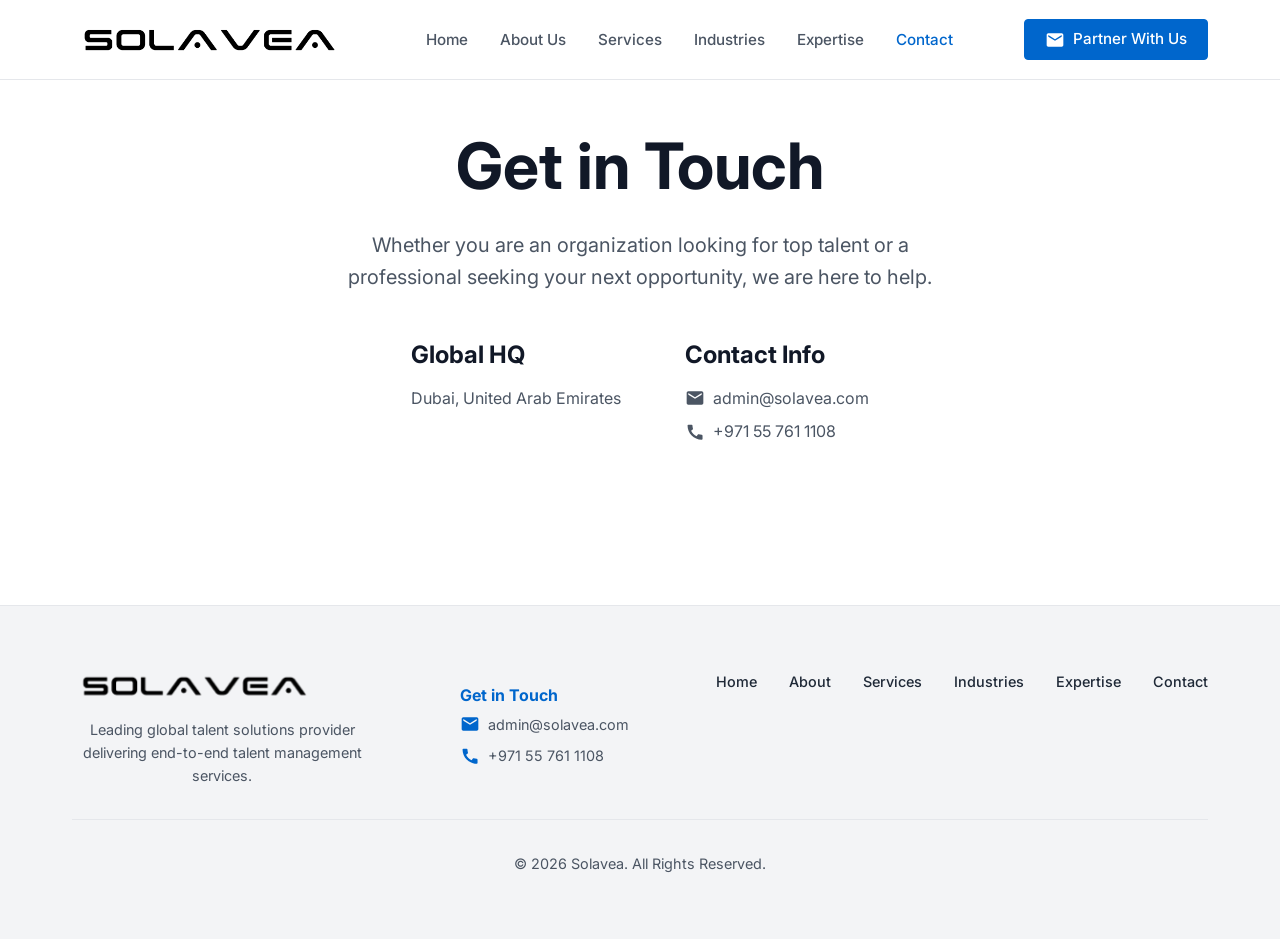
<file: contact.html>
<!doctype html>
<html lang="en">

<head>
    <meta charset="UTF-8" />
    <meta name="viewport" content="width=device-width, initial-scale=1.0" />
    <title>Contact Us | Solavea Global Talent Solutions</title>
    <meta name="description"
        content="Contact Solavea Global Talent Solutions. Get in touch with our team for inquiries, partnership opportunities, or to submit your resume.">
    <link rel="stylesheet" href="css/style.css">
</head>

<body>
    <header>
        <div class="container">
            <nav>
                <a href="./" class="logo"><img src="images/logo.png" alt="Solavea"></a>
                <div class="nav-links">
                    <a href="./">Home</a>
                    <a href="about.html">About Us</a>
                    <a href="services.html">Services</a>
                    <a href="industries.html">Industries</a>
                    <a href="expertise.html">Expertise</a>



                    <a href="contact.html" class="active">Contact</a>
                </div>
                <!-- Updated button to point to this page -->
                <a href="contact.html" class="btn btn-primary"
                    style="display: inline-flex; align-items: center; gap: 0.5rem;">
                    <svg xmlns="http://www.w3.org/2000/svg" viewBox="0 0 24 24" width="20" height="20"
                        fill="currentColor">
                        <path
                            d="M20 4H4c-1.1 0-1.99.9-1.99 2L2 18c0 1.1.9 2 2 2h16c1.1 0 2-.9 2-2V6c0-1.1-.9-2-2-2zm0 4l-8 5-8-5V6l8 5 8-5v2z" />
                    </svg>
                    Partner With Us
                </a>
                <button class="hamburger-btn" aria-label="Toggle navigation menu" aria-expanded="false">
                    <span></span><span></span><span></span>
                </button>
            </nav>
        </div>
    </header>

    <main>
        <!-- Contact Hero -->
        <section class="section"
            style="padding-top: 8rem; background-color: var(--color-background); text-align: center;">
            <div class="container">
                <h1 style="margin-bottom: 1.5rem;">Get in Touch</h1>
                <p
                    style="font-size: 1.25rem; color: var(--color-text-secondary); max-width: 600px; margin: 0 auto 3rem;">
                    Whether you are an organization looking for top talent or a professional seeking your next
                    opportunity, we are here to help.
                </p>

                <div style="display: flex; justify-content: center; gap: 4rem; flex-wrap: wrap; margin-bottom: 4rem;">
                    <div style="text-align: left;">
                        <h3>Global HQ</h3>
                        <p style="color: var(--color-text-secondary);">
                            Dubai, United Arab Emirates
                        </p>
                    </div>
                    <div style="text-align: left;">
                        <h3>Contact Info</h3>
                        <div style="color: var(--color-text-secondary);">
                            <div style="display: flex; align-items: center; margin-bottom: 0.5rem;"><svg
                                    xmlns="http://www.w3.org/2000/svg" viewBox="0 0 24 24" width="20" height="20"
                                    fill="currentColor" style="margin-right:0.5rem;">
                                    <path
                                        d="M20 4H4c-1.1 0-1.99.9-1.99 2L2 18c0 1.1.9 2 2 2h16c1.1 0 2-.9 2-2V6c0-1.1-.9-2-2-2zm0 4l-8 5-8-5V6l8 5 8-5v2z" />
                                </svg><a href="mailto:admin@solavea.com"
                                    style="color: inherit; text-decoration: none;">admin@solavea.com</a></div>
                            <div style="display: flex; align-items: center;"><svg xmlns="http://www.w3.org/2000/svg"
                                    viewBox="0 0 24 24" width="20" height="20" fill="currentColor"
                                    style="margin-right:0.5rem;">
                                    <path
                                        d="M20.01 15.38c-1.23 0-2.42-.2-3.53-.56-.35-.12-.74-.03-1.01.24l-1.57 1.97c-2.83-1.44-5.15-3.75-6.59-6.59l1.97-1.57c.27-.27.36-.66.25-1.01-.37-1.11-.56-2.3-.56-3.53 0-.55-.45-1-1-1H4.05c-.55 0-1 .45-1 1 0 9.39 7.61 17 17 17 .55 0 1-.45 1-1v-3.95c0-.55-.45-1-1-1z" />
                                </svg><a href="tel:+971557611108" style="color: inherit; text-decoration: none;">+971 55
                                    761 1108</a></div>
                        </div>
                    </div>
                </div>
            </div>
        </section>


    </main>

    <footer>
        <div class="container">
            <div
                style="display: flex; justify-content: space-between; flex-wrap: wrap; gap: 2rem; margin-bottom: 2rem;">
                <div>
                    <img src="images/logo.png" alt="Solavea" style="height: 32px; margin-bottom: 1rem;">
                    <p style="max-width: 300px; margin-top: 0.5rem; font-size: 0.9rem;">
                        Leading global talent solutions provider delivering end-to-end talent management services.
                    </p>
                </div>
                <div class="footer-contact">
                    <h4>Get in Touch</h4>
                    <div class="contact-item">
                        <span class="contact-icon"><svg xmlns="http://www.w3.org/2000/svg" viewBox="0 0 24 24">
                                <path
                                    d="M20 4H4c-1.1 0-1.99.9-1.99 2L2 18c0 1.1.9 2 2 2h16c1.1 0 2-.9 2-2V6c0-1.1-.9-2-2-2zm0 4l-8 5-8-5V6l8 5 8-5v2z" />
                            </svg></span>
                        <a href="mailto:admin@solavea.com">admin@solavea.com</a>
                    </div>
                    <div class="contact-item">
                        <span class="contact-icon"><svg xmlns="http://www.w3.org/2000/svg" viewBox="0 0 24 24">
                                <path
                                    d="M20.01 15.38c-1.23 0-2.42-.2-3.53-.56-.35-.12-.74-.03-1.01.24l-1.57 1.97c-2.83-1.44-5.15-3.75-6.59-6.59l1.97-1.57c.27-.27.36-.66.25-1.01-.37-1.11-.56-2.3-.56-3.53 0-.55-.45-1-1-1H4.05c-.55 0-1 .45-1 1 0 9.39 7.61 17 17 17 .55 0 1-.45 1-1v-3.95c0-.55-.45-1-1-1z" />
                            </svg></span>
                        <a href="tel:+971557611108">+971 55 761 1108</a>
                    </div>
                </div>
                <div class="footer-links" style="margin: 0;">
                    <a href="./">Home</a>
                    <a href="about.html">About</a>
                    <a href="services.html">Services</a>
                    <a href="industries.html">Industries</a>
                    <a href="expertise.html">Expertise</a>

                    <a href="contact.html">Contact</a>
                </div>
            </div>
            <p style="text-align: center; border-top: 1px solid #e5e7eb; padding-top: 2rem;">&copy; 2026 Solavea. All
                Rights Reserved.</p>
        </div>
    </footer>

    <script src="js/main.js"></script>
</body>

</html>
</file>
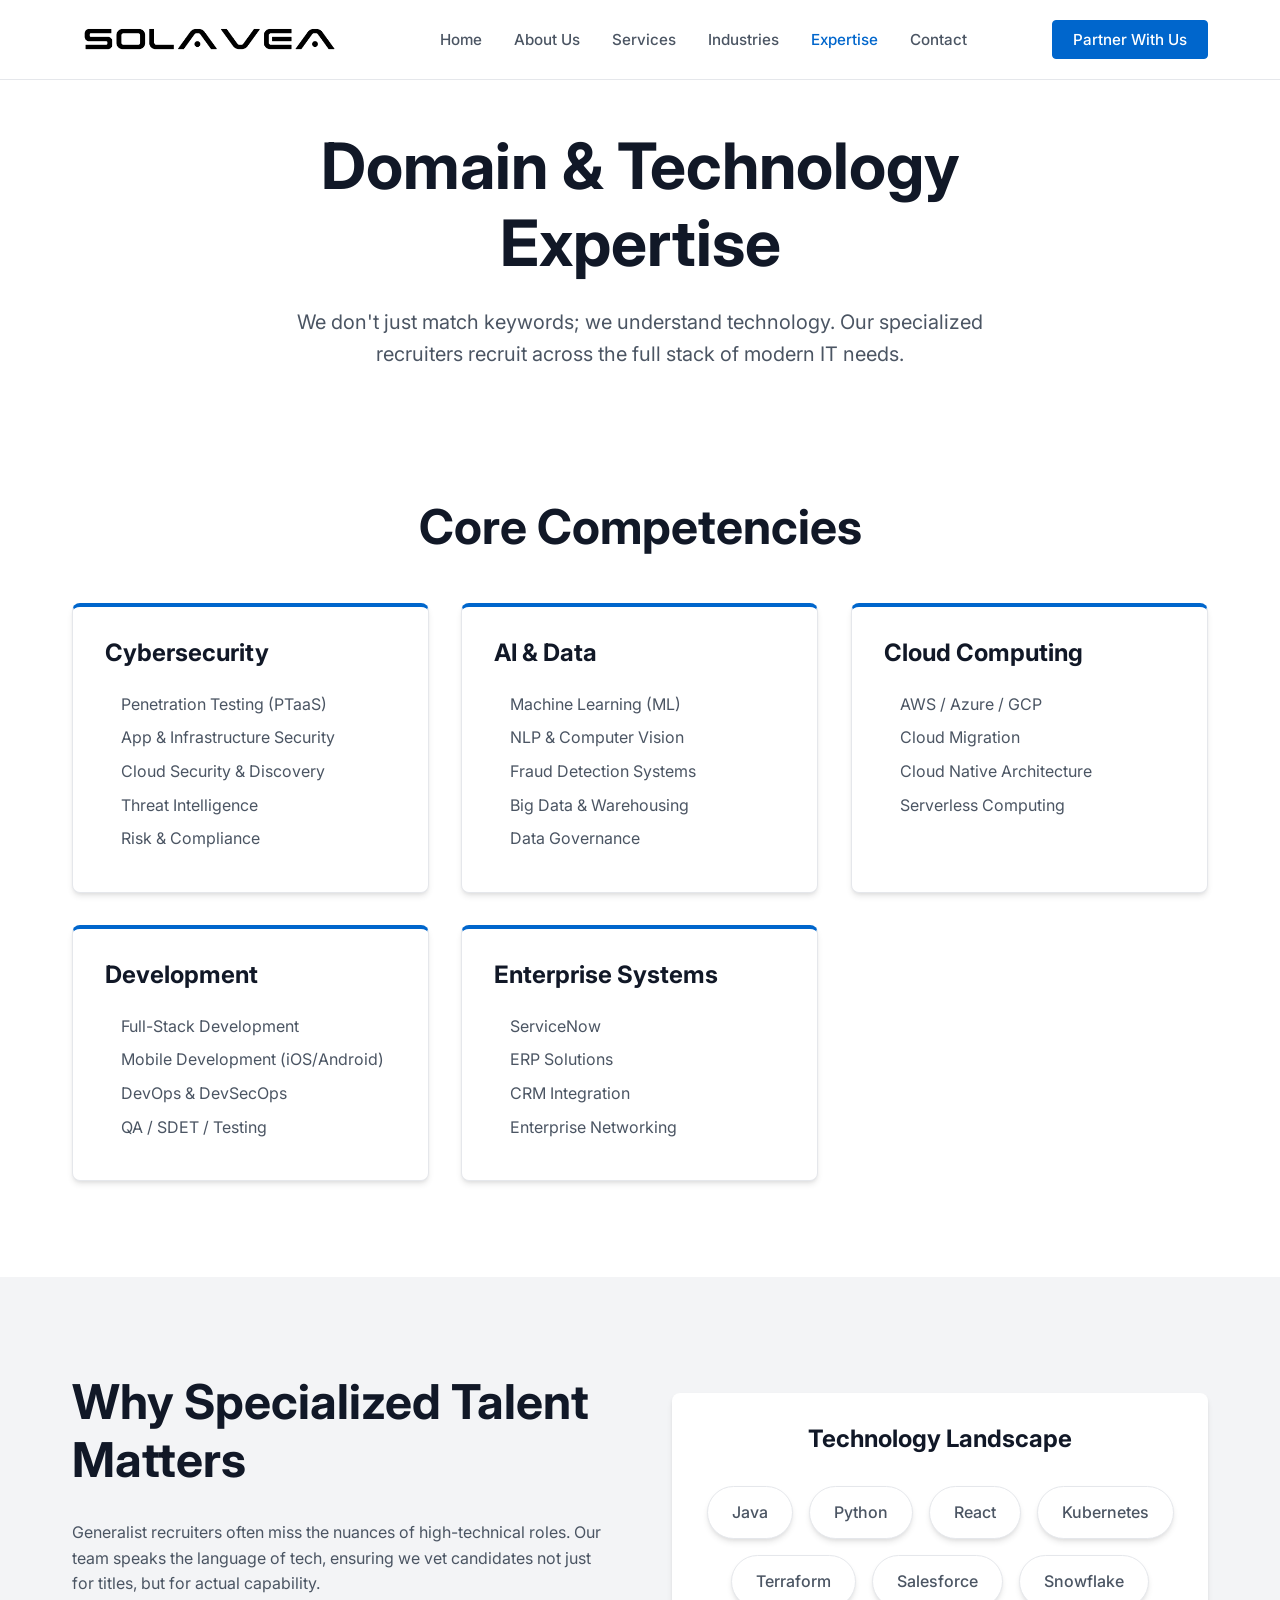
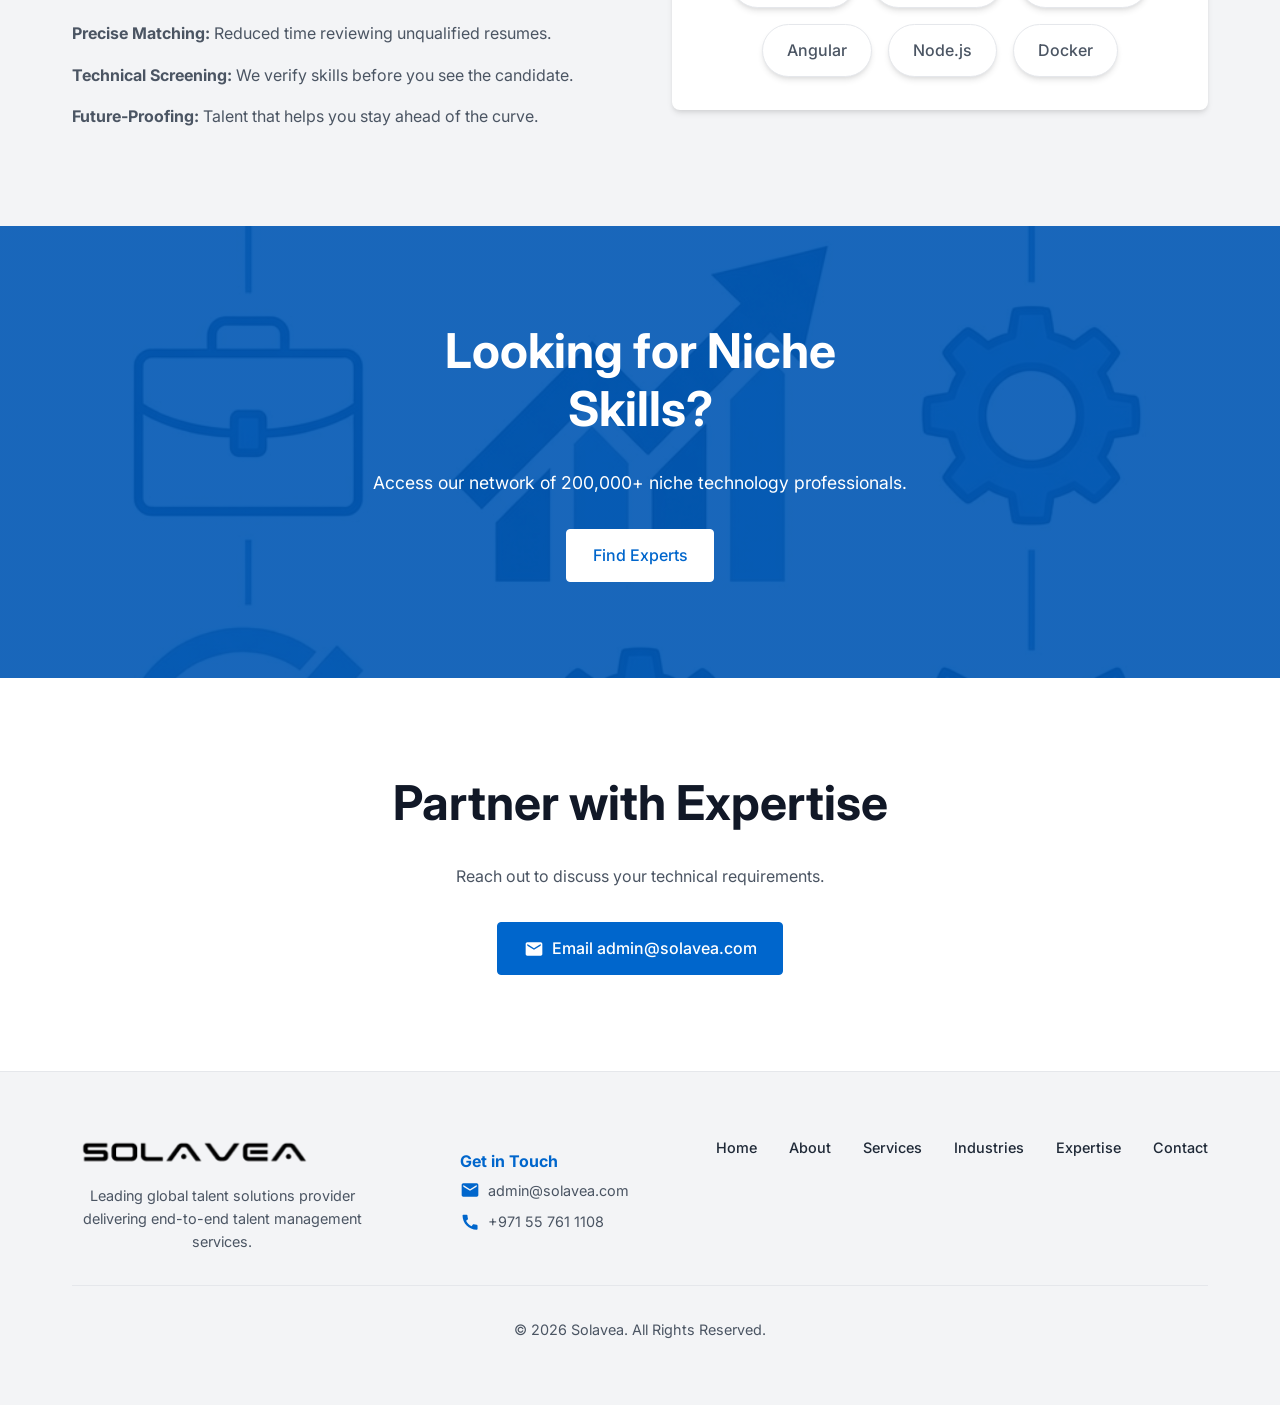
<file: expertise.html>
<!doctype html>
<html lang="en">

<head>
    <meta charset="UTF-8" />
    <meta name="viewport" content="width=device-width, initial-scale=1.0" />
    <title>Deep Expertise | Solavea Global Talent Solutions</title>
    <link rel="stylesheet" href="css/style.css">
</head>

<body>
    <header>
        <div class="container">
            <nav>
                <a href="./" class="logo"><img src="images/logo.png" alt="Solavea"></a>
                <div class="nav-links">
                    <a href="./">Home</a>
                    <a href="about.html">About Us</a>
                    <a href="services.html">Services</a>
                    <a href="industries.html">Industries</a>
                    <a href="expertise.html" class="active">Expertise</a>



                    <a href="contact.html">Contact</a>
                </div>
                <!-- Updated button to point to this page -->
                <a href="contact.html" class="btn btn-primary">Partner With Us</a>
                <button class="hamburger-btn" aria-label="Toggle navigation menu" aria-expanded="false">
                    <span></span><span></span><span></span>
                </button>
            </nav>
        </div>
    </header>

    <main>
        <!-- Expertise Hero -->
        <section class="section" style="padding-top: 8rem; background-color: var(--color-background);">
            <div class="container" style="text-align: center; max-width: 800px;">
                <h1 style="margin-bottom: 1.5rem;">Domain & Technology Expertise</h1>
                <p style="font-size: 1.25rem; color: var(--color-text-secondary); margin-bottom: 2rem;">
                    We don't just match keywords; we understand technology. Our specialized recruiters recruit across
                    the full stack of modern IT needs.
                </p>
            </div>
        </section>

        <!-- Tech Stack Grid -->
        <section class="section" style="padding-top: 0;">
            <div class="container">
                <h2 style="margin-bottom: 3rem; text-align: center;">Core Competencies</h2>
                <div class="features-grid"
                    style="grid-template-columns: repeat(auto-fit, minmax(280px, 1fr)); gap: 2rem;">

                    <!-- Cybersecurity -->
                    <div class="feature-item" style="text-align: left; border-top: 4px solid var(--color-accent);">
                        <h3 style="margin-bottom: 1.5rem; margin-top: 0;">Cybersecurity</h3>
                        <ul style="padding-left: 1rem; list-style-type: none; color: var(--color-text-secondary);">
                            <li style="margin-bottom: 0.5rem;">Penetration Testing (PTaaS)</li>
                            <li style="margin-bottom: 0.5rem;">App & Infrastructure Security</li>
                            <li style="margin-bottom: 0.5rem;">Cloud Security & Discovery</li>
                            <li style="margin-bottom: 0.5rem;">Threat Intelligence</li>
                            <li style="margin-bottom: 0.5rem;">Risk & Compliance</li>
                        </ul>
                    </div>

                    <!-- AI & Data -->
                    <div class="feature-item" style="text-align: left; border-top: 4px solid var(--color-accent);">
                        <h3 style="margin-bottom: 1.5rem; margin-top: 0;">AI & Data</h3>
                        <ul style="padding-left: 1rem; list-style-type: none; color: var(--color-text-secondary);">
                            <li style="margin-bottom: 0.5rem;">Machine Learning (ML)</li>
                            <li style="margin-bottom: 0.5rem;">NLP & Computer Vision</li>
                            <li style="margin-bottom: 0.5rem;">Fraud Detection Systems</li>
                            <li style="margin-bottom: 0.5rem;">Big Data & Warehousing</li>
                            <li style="margin-bottom: 0.5rem;">Data Governance</li>
                        </ul>
                    </div>

                    <!-- Cloud Computing -->
                    <div class="feature-item" style="text-align: left; border-top: 4px solid var(--color-accent);">
                        <h3 style="margin-bottom: 1.5rem; margin-top: 0;">Cloud Computing</h3>
                        <ul style="padding-left: 1rem; list-style-type: none; color: var(--color-text-secondary);">
                            <li style="margin-bottom: 0.5rem;">AWS / Azure / GCP</li>
                            <li style="margin-bottom: 0.5rem;">Cloud Migration</li>
                            <li style="margin-bottom: 0.5rem;">Cloud Native Architecture</li>
                            <li style="margin-bottom: 0.5rem;">Serverless Computing</li>
                        </ul>
                    </div>

                    <!-- Development -->
                    <div class="feature-item" style="text-align: left; border-top: 4px solid var(--color-accent);">
                        <h3 style="margin-bottom: 1.5rem; margin-top: 0;">Development</h3>
                        <ul style="padding-left: 1rem; list-style-type: none; color: var(--color-text-secondary);">
                            <li style="margin-bottom: 0.5rem;">Full-Stack Development</li>
                            <li style="margin-bottom: 0.5rem;">Mobile Development (iOS/Android)</li>
                            <li style="margin-bottom: 0.5rem;">DevOps & DevSecOps</li>
                            <li style="margin-bottom: 0.5rem;">QA / SDET / Testing</li>
                        </ul>
                    </div>

                    <!-- Enterprise Systems -->
                    <div class="feature-item" style="text-align: left; border-top: 4px solid var(--color-accent);">
                        <h3 style="margin-bottom: 1.5rem; margin-top: 0;">Enterprise Systems</h3>
                        <ul style="padding-left: 1rem; list-style-type: none; color: var(--color-text-secondary);">
                            <li style="margin-bottom: 0.5rem;">ServiceNow</li>
                            <li style="margin-bottom: 0.5rem;">ERP Solutions</li>
                            <li style="margin-bottom: 0.5rem;">CRM Integration</li>
                            <li style="margin-bottom: 0.5rem;">Enterprise Networking</li>
                        </ul>
                    </div>

                </div>
            </div>
        </section>

        <!-- Why Expertise Matters -->
        <section class="section" style="background-color: var(--color-primary-light);">
            <div class="container">
                <div class="about-grid">
                    <div class="about-content">
                        <h2>Why Specialized Talent Matters</h2>
                        <p style="margin-bottom: 1.5rem; color: var(--color-text-secondary);">
                            Generalist recruiters often miss the nuances of high-technical roles. Our team speaks the
                            language of tech, ensuring we vet candidates not just for titles, but for actual capability.
                        </p>
                        <ul style="color: var(--color-text-secondary);">
                            <li style="margin-bottom: 1rem;"><strong>Precise Matching:</strong> Reduced time
                                reviewing
                                unqualified resumes.</li>
                            <li style="margin-bottom: 1rem;"><strong>Technical Screening:</strong> We verify skills
                                before you see the candidate.</li>
                            <li><strong>Future-Proofing:</strong> Talent that helps you stay ahead of the curve.
                            </li>
                        </ul>
                    </div>
                    <div
                        style="background-color: var(--color-white); padding: 2rem; border-radius: 8px; box-shadow: var(--shadow-card);">
                        <h3 style="text-align: center; margin-bottom: 2rem;">Technology Landscape</h3>
                        <div style="display: flex; flex-wrap: wrap; gap: 1rem; justify-content: center;">
                            <span class="industry-pill">Java</span>
                            <span class="industry-pill">Python</span>
                            <span class="industry-pill">React</span>
                            <span class="industry-pill">Kubernetes</span>
                            <span class="industry-pill">Terraform</span>
                            <span class="industry-pill">Salesforce</span>
                            <span class="industry-pill">Snowflake</span>
                            <span class="industry-pill">Angular</span>
                            <span class="industry-pill">Node.js</span>
                            <span class="industry-pill">Docker</span>
                        </div>
                    </div>
                </div>
            </div>
        </section>

        <!-- CTA Section -->
        <section class="cta-section" style="padding: 6rem 0;">
            <div class="container cta-container">
                <h2>Looking for Niche Skills?</h2>
                <p style="margin-bottom: 2rem; font-size: 1.1rem;">
                    Access our network of 200,000+ niche technology professionals.
                </p>
                <a href="contact.html" class="btn btn-primary">Find Experts</a>
            </div>
        </section>

        <!-- Contact Form Anchor Area -->
        <section class="section" id="contact">
            <div class="container">
                <div style="text-align: center;">
                    <h2>Partner with Expertise</h2>
                    <p style="margin-bottom: 2rem; color: var(--color-text-secondary);">
                        Reach out to discuss your technical requirements.
                    </p>
                    <a href="mailto:admin@solavea.com" class="btn btn-primary"
                        style="display: inline-flex; align-items: center; gap: 0.5rem;">
                        <svg xmlns="http://www.w3.org/2000/svg" viewBox="0 0 24 24" width="20" height="20"
                            fill="currentColor">
                            <path
                                d="M20 4H4c-1.1 0-1.99.9-1.99 2L2 18c0 1.1.9 2 2 2h16c1.1 0 2-.9 2-2V6c0-1.1-.9-2-2-2zm0 4l-8 5-8-5V6l8 5 8-5v2z" />
                        </svg>
                        Email admin@solavea.com
                    </a>
                </div>
            </div>
        </section>

    </main>

    <footer>
        <div class="container">
            <div
                style="display: flex; justify-content: space-between; flex-wrap: wrap; gap: 2rem; margin-bottom: 2rem;">
                <div>
                    <img src="images/logo.png" alt="Solavea" style="height: 32px; margin-bottom: 1rem;">
                    <p style="max-width: 300px; margin-top: 0.5rem; font-size: 0.9rem;">
                        Leading global talent solutions provider delivering end-to-end talent management services.
                    </p>
                </div>
                <div class="footer-contact">
                    <h4>Get in Touch</h4>
                    <div class="contact-item">
                        <span class="contact-icon"><svg xmlns="http://www.w3.org/2000/svg" viewBox="0 0 24 24">
                                <path
                                    d="M20 4H4c-1.1 0-1.99.9-1.99 2L2 18c0 1.1.9 2 2 2h16c1.1 0 2-.9 2-2V6c0-1.1-.9-2-2-2zm0 4l-8 5-8-5V6l8 5 8-5v2z" />
                            </svg></span>
                        <a href="mailto:admin@solavea.com">admin@solavea.com</a>
                    </div>
                    <div class="contact-item">
                        <span class="contact-icon"><svg xmlns="http://www.w3.org/2000/svg" viewBox="0 0 24 24">
                                <path
                                    d="M20.01 15.38c-1.23 0-2.42-.2-3.53-.56-.35-.12-.74-.03-1.01.24l-1.57 1.97c-2.83-1.44-5.15-3.75-6.59-6.59l1.97-1.57c.27-.27.36-.66.25-1.01-.37-1.11-.56-2.3-.56-3.53 0-.55-.45-1-1-1H4.05c-.55 0-1 .45-1 1 0 9.39 7.61 17 17 17 .55 0 1-.45 1-1v-3.95c0-.55-.45-1-1-1z" />
                            </svg></span>
                        <a href="tel:+971557611108">+971 55 761 1108</a>
                    </div>
                </div>
                <div class="footer-links" style="margin: 0;">
                    <a href="./">Home</a>
                    <a href="about.html">About</a>
                    <a href="services.html">Services</a>
                    <a href="industries.html">Industries</a>
                    <a href="expertise.html">Expertise</a>

                    <a href="contact.html">Contact</a>
                </div>
            </div>
            <p style="text-align: center; border-top: 1px solid #e5e7eb; padding-top: 2rem;">&copy; 2026 Solavea. All
                Rights Reserved.</p>
        </div>
    </footer>

    <script src="js/main.js"></script>
</body>

</html>
</file>
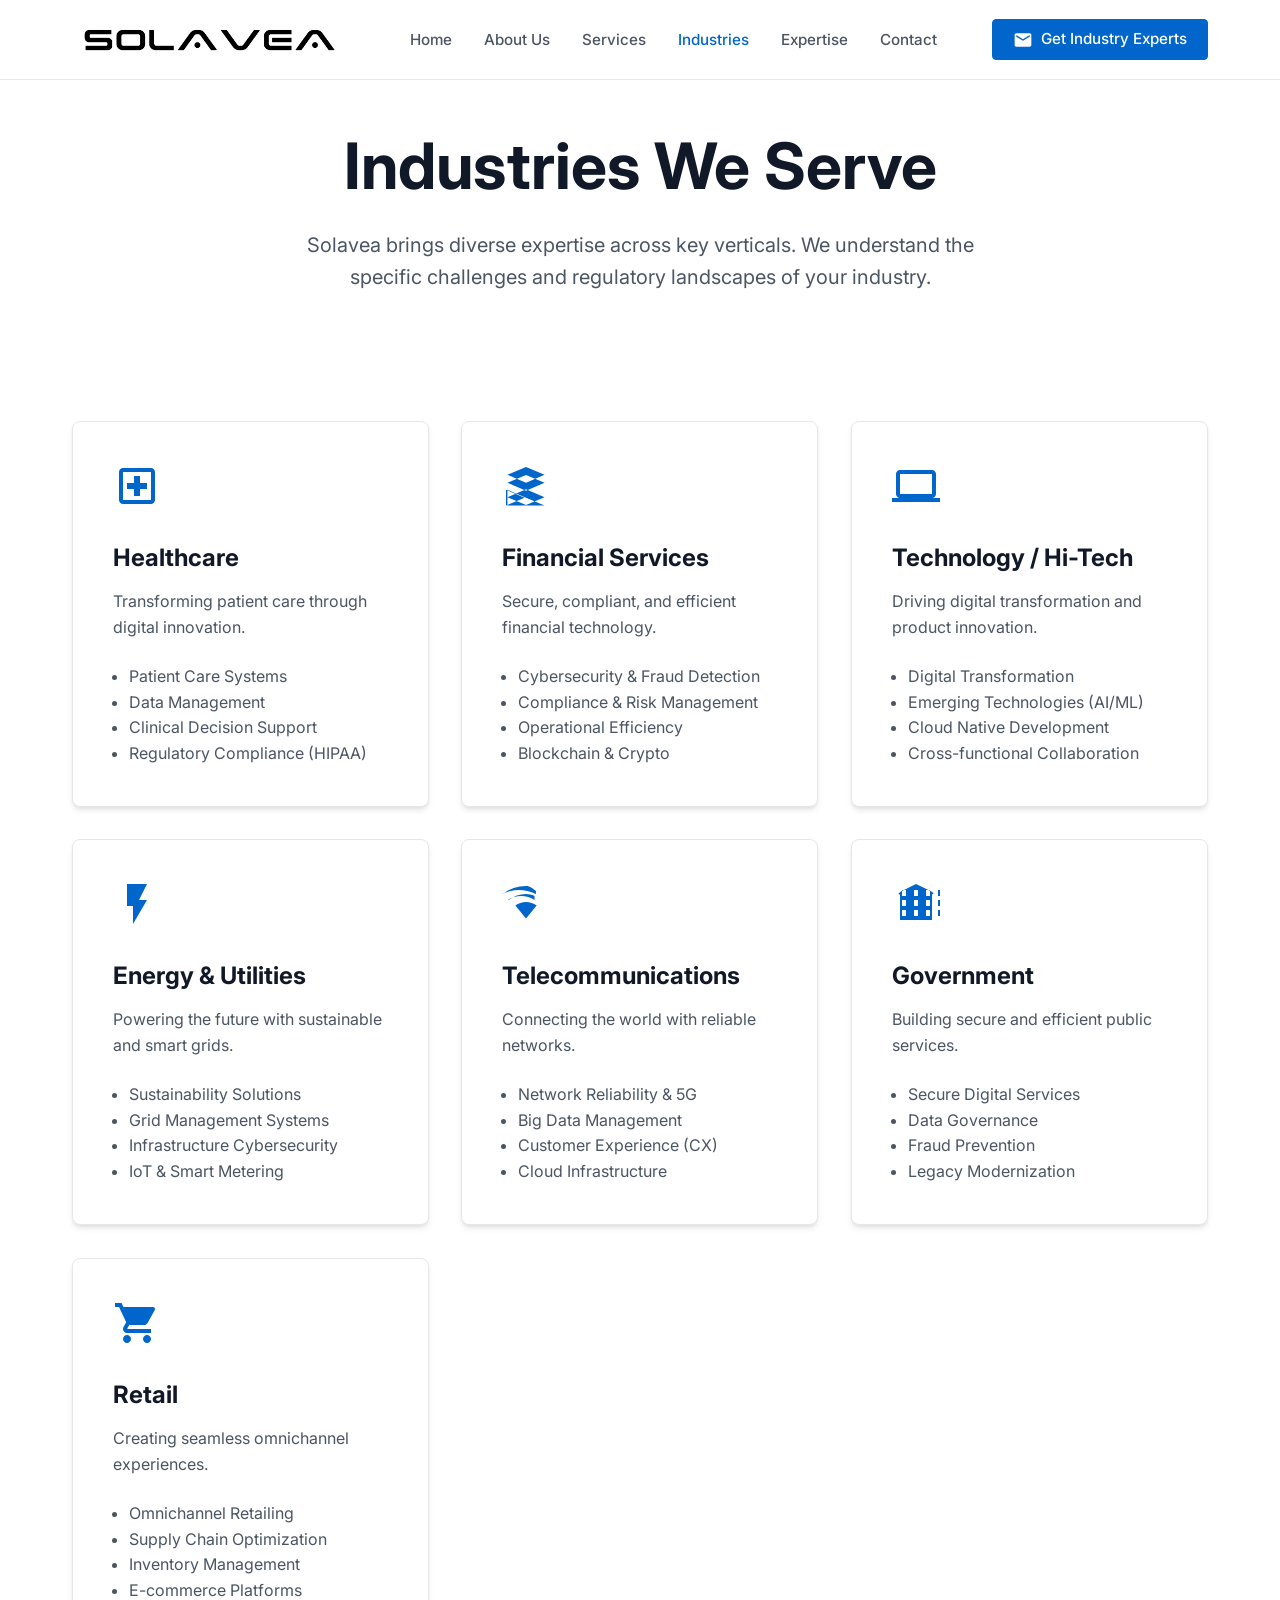
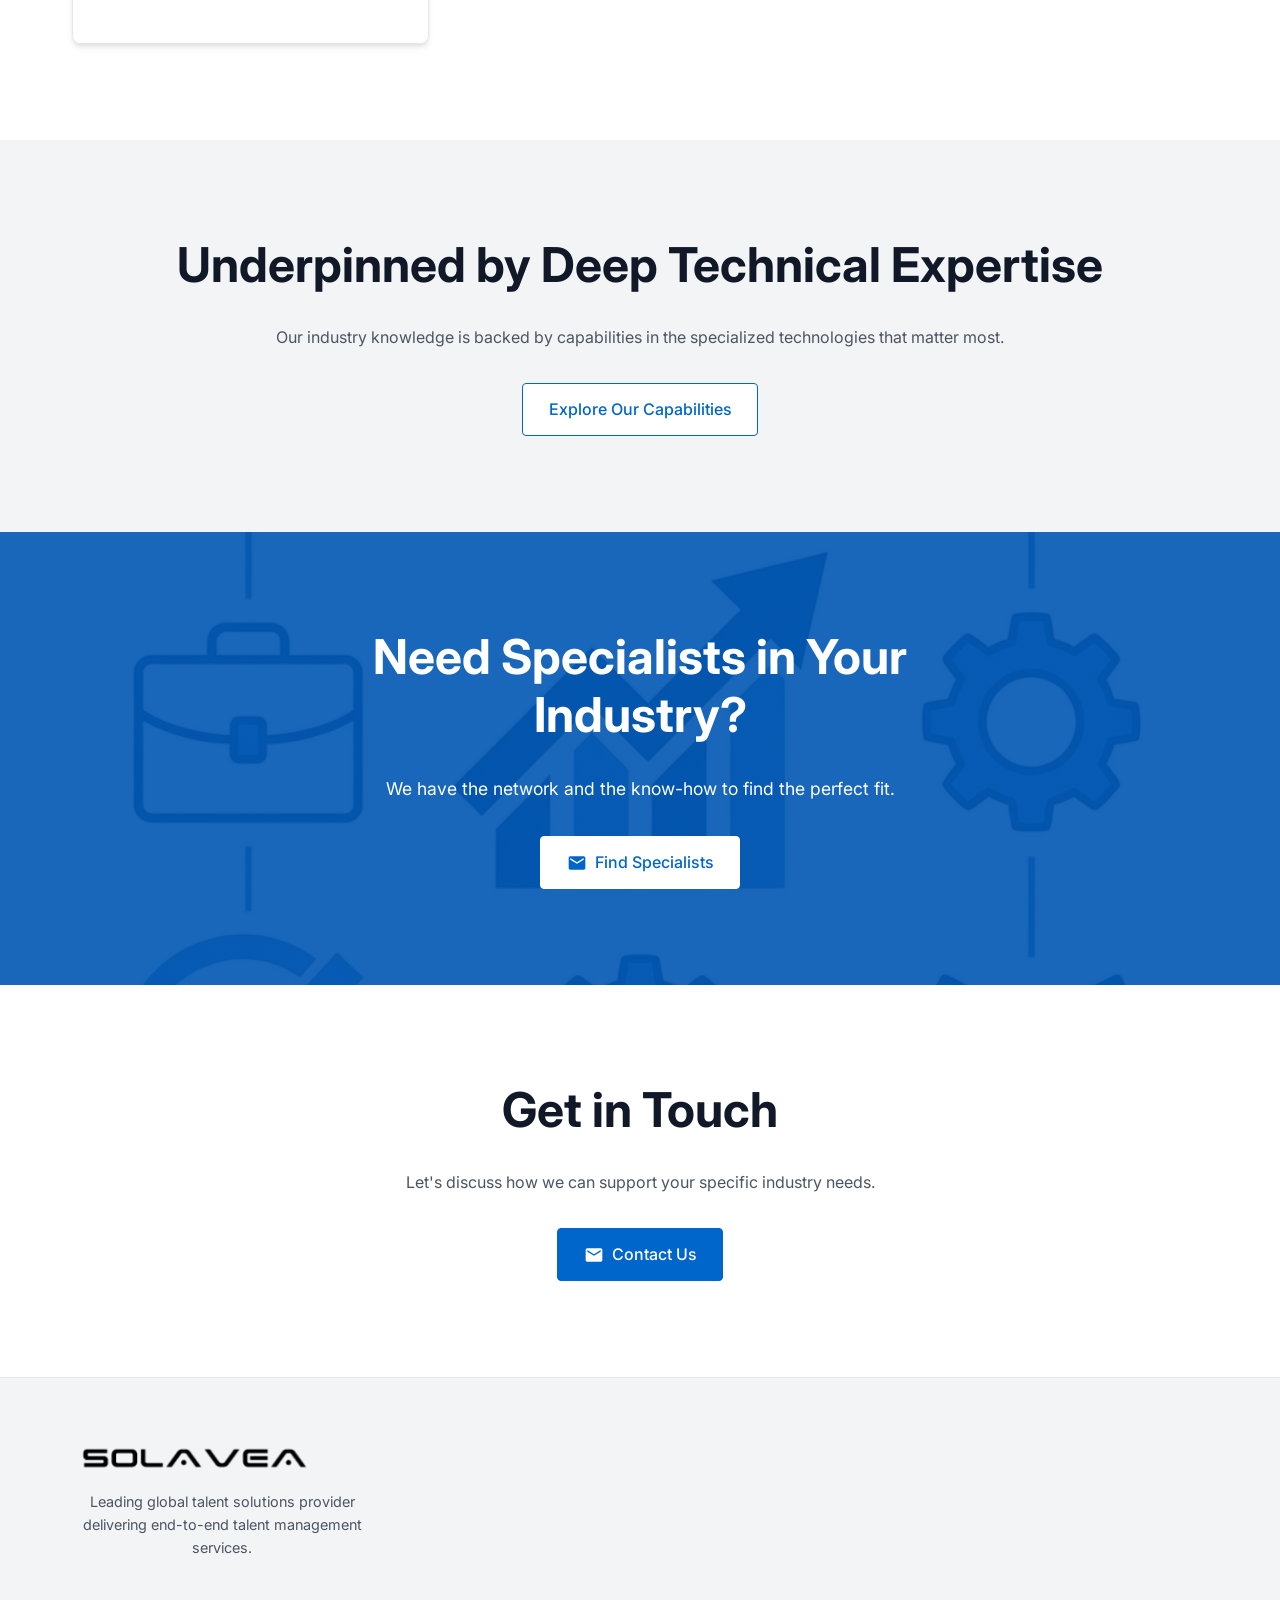
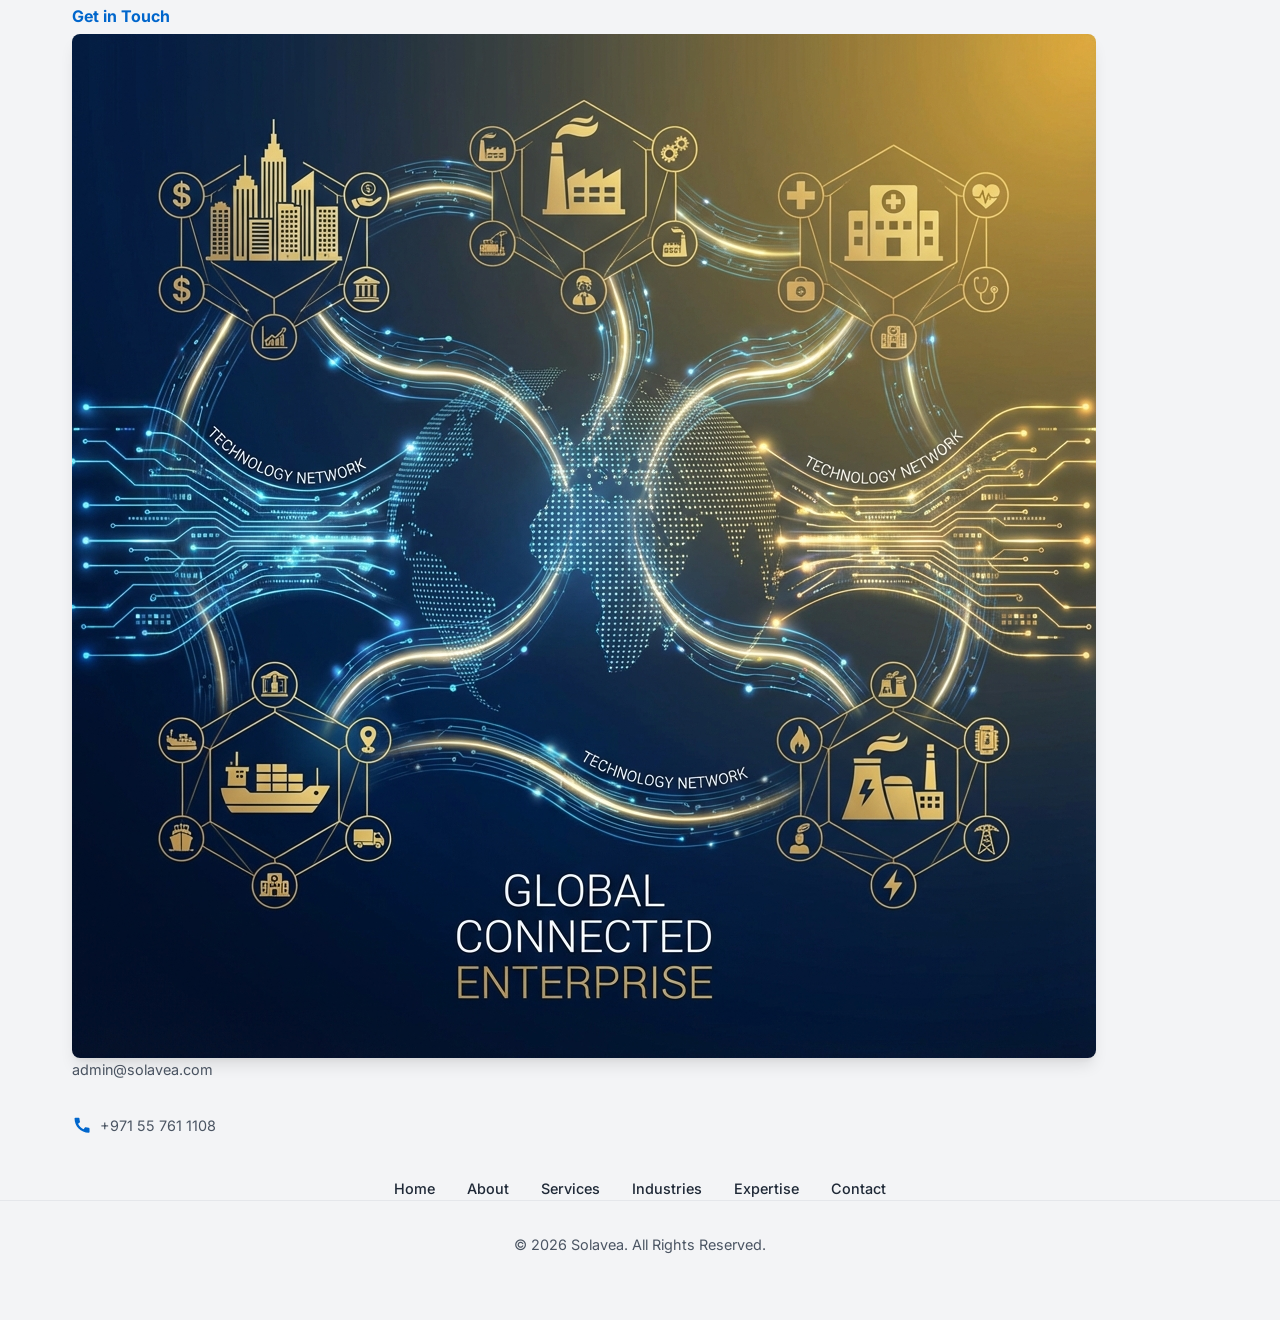
<file: industries.html>
<!doctype html>
<html lang="en">

<head>
    <meta charset="UTF-8" />
    <meta name="viewport" content="width=device-width, initial-scale=1.0" />
    <title>Industries | Solavea Global Talent Solutions</title>
    <link rel="stylesheet" href="css/style.css">
</head>

<body>
    <header>
        <div class="container">
            <nav>
                <a href="./" class="logo"><img src="images/logo.png" alt="Solavea"></a>
                <div class="nav-links">
                    <a href="./">Home</a>
                    <a href="about.html">About Us</a>
                    <a href="services.html">Services</a>
                    <a href="industries.html" class="active">Industries</a>
                    <a href="expertise.html">Expertise</a>



                    <a href="contact.html">Contact</a>
                </div>
                <a href="contact.html" class="btn btn-primary"
                    style="display: inline-flex; align-items: center; gap: 0.5rem;">
                    <svg xmlns="http://www.w3.org/2000/svg" viewBox="0 0 24 24" width="20" height="20"
                        fill="currentColor">
                        <path
                            d="M20 4H4c-1.1 0-1.99.9-1.99 2L2 18c0 1.1.9 2 2 2h16c1.1 0 2-.9 2-2V6c0-1.1-.9-2-2-2zm0 4l-8 5-8-5V6l8 5 8-5v2z" />
                    </svg>
                    Get Industry Experts
                </a>
                <button class="hamburger-btn" aria-label="Toggle navigation menu" aria-expanded="false">
                    <span></span><span></span><span></span>
                </button>
            </nav>
        </div>
    </header>

    <main>
        <!-- Industries Hero -->
        <section class="section" style="padding-top: 8rem; background-color: var(--color-background);">
            <div class="container" style="text-align: center; max-width: 800px;">
                <h1 style="margin-bottom: 1.5rem;">Industries We Serve</h1>
                <p style="font-size: 1.25rem; color: var(--color-text-secondary); margin-bottom: 2rem;">
                    Solavea brings diverse expertise across key verticals. We understand the specific challenges and
                    regulatory landscapes of your industry.
                </p>
            </div>
        </section>

        <!-- Industries Grid -->
        <section class="section" style="padding-top: 0;">
            <div class="container">
                <div class="features-grid"
                    style="grid-template-columns: repeat(auto-fit, minmax(300px, 1fr)); gap: 2rem;">

                    <!-- Healthcare -->
                    <div class="feature-item" style="text-align: left; padding: 2.5rem;">
                        <div class="feature-icon"><svg xmlns="http://www.w3.org/2000/svg" viewBox="0 0 24 24" width="48"
                                height="48" fill="var(--color-accent)">
                                <path
                                    d="M19 3H5c-1.1 0-2 .9-2 2v14c0 1.1.9 2 2 2h14c1.1 0 2-.9 2-2V5c0-1.1-.9-2-2-2zm0 16H5V5h14v14zm-8.5-2h3v-3.5H17v-3h-3.5V7h-3v3.5H7v3h3.5V17z" />
                            </svg></div>
                        <h3 style="margin-bottom: 1rem;">Healthcare</h3>
                        <p style="color: var(--color-text-secondary); margin-bottom: 1.5rem;">
                            Transforming patient care through digital innovation.
                        </p>
                        <ul style="padding-left: 1rem; list-style-type: disc; color: var(--color-text-secondary);">
                            <li>Patient Care Systems</li>
                            <li>Data Management</li>
                            <li>Clinical Decision Support</li>
                            <li>Regulatory Compliance (HIPAA)</li>
                        </ul>
                    </div>

                    <!-- Financial Services -->
                    <div class="feature-item" style="text-align: left; padding: 2.5rem;">
                        <div class="feature-icon"><svg xmlns="http://www.w3.org/2000/svg" viewBox="0 0 24 24" width="48"
                                height="48" fill="var(--color-accent)">
                                <path
                                    d="M12.01 21.49L2.73 17.58l9.28-3.91 9.28 3.91zM12.01 6.5l-9.28 3.91 9.28 3.91 9.28-3.91zM2 13.91l9.28 3.91-9.28 3.91v-7.82zm19.28 7.82l-9.28-3.91-9.28-3.91v7.82zM12.01 2.51l9.28 3.91-9.28 3.91L2.73 6.42z" />
                            </svg></div>
                        <h3 style="margin-bottom: 1rem;">Financial Services</h3>
                        <p style="color: var(--color-text-secondary); margin-bottom: 1.5rem;">
                            Secure, compliant, and efficient financial technology.
                        </p>
                        <ul style="padding-left: 1rem; list-style-type: disc; color: var(--color-text-secondary);">
                            <li>Cybersecurity & Fraud Detection</li>
                            <li>Compliance & Risk Management</li>
                            <li>Operational Efficiency</li>
                            <li>Blockchain & Crypto</li>
                        </ul>
                    </div>

                    <!-- Technology / Hi-Tech -->
                    <div class="feature-item" style="text-align: left; padding: 2.5rem;">
                        <div class="feature-icon"><svg xmlns="http://www.w3.org/2000/svg" viewBox="0 0 24 24" width="48"
                                height="48" fill="var(--color-accent)">
                                <path
                                    d="M20 18c1.1 0 1.99-.9 1.99-2L22 6c0-1.1-.9-2-2-2H4c-1.1 0-2 .9-2 2v10c0 1.1.9 2 2 2H0v2h24v-2h-4zM4 6h16v10H4V6z" />
                            </svg></div>
                        <h3 style="margin-bottom: 1rem;">Technology / Hi-Tech</h3>
                        <p style="color: var(--color-text-secondary); margin-bottom: 1.5rem;">
                            Driving digital transformation and product innovation.
                        </p>
                        <ul style="padding-left: 1rem; list-style-type: disc; color: var(--color-text-secondary);">
                            <li>Digital Transformation</li>
                            <li>Emerging Technologies (AI/ML)</li>
                            <li>Cloud Native Development</li>
                            <li>Cross-functional Collaboration</li>
                        </ul>
                    </div>

                    <!-- Energy & Utilities -->
                    <div class="feature-item" style="text-align: left; padding: 2.5rem;">
                        <div class="feature-icon"><svg xmlns="http://www.w3.org/2000/svg" viewBox="0 0 24 24" width="48"
                                height="48" fill="var(--color-accent)">
                                <path d="M7 2v11h3v9l7-12h-4l4-8z" />
                            </svg></div>
                        <h3 style="margin-bottom: 1rem;">Energy & Utilities</h3>
                        <p style="color: var(--color-text-secondary); margin-bottom: 1.5rem;">
                            Powering the future with sustainable and smart grids.
                        </p>
                        <ul style="padding-left: 1rem; list-style-type: disc; color: var(--color-text-secondary);">
                            <li>Sustainability Solutions</li>
                            <li>Grid Management Systems</li>
                            <li>Infrastructure Cybersecurity</li>
                            <li>IoT & Smart Metering</li>
                        </ul>
                    </div>

                    <!-- Telecom -->
                    <div class="feature-item" style="text-align: left; padding: 2.5rem;">
                        <div class="feature-icon"><svg xmlns="http://www.w3.org/2000/svg" viewBox="0 0 24 24" width="48"
                                height="48" fill="var(--color-accent)">
                                <path
                                    d="M12 3C7.79 3 3.7 4.41.38 7H0c5.7-2.6 11.23-2.6 17 0V5.62C15.8 4.4 13.9 3 12 3zm0 4c-3.13 0-6.18 1.05-8.66 3h-.42c3.78-2.67 9.55-2.67 13.33 0v-2.06C14.88 7.35 13.43 7 12 7zm0 4c-1.92 0-3.8.61-5.33 1.76l5.33 6.55 5.33-6.55C15.8 11.61 13.92 11 12 11z" />
                            </svg></div>
                        <h3 style="margin-bottom: 1rem;">Telecommunications</h3>
                        <p style="color: var(--color-text-secondary); margin-bottom: 1.5rem;">
                            Connecting the world with reliable networks.
                        </p>
                        <ul style="padding-left: 1rem; list-style-type: disc; color: var(--color-text-secondary);">
                            <li>Network Reliability & 5G</li>
                            <li>Big Data Management</li>
                            <li>Customer Experience (CX)</li>
                            <li>Cloud Infrastructure</li>
                        </ul>
                    </div>

                    <!-- Government -->
                    <div class="feature-item" style="text-align: left; padding: 2.5rem;">
                        <div class="feature-icon"><svg xmlns="http://www.w3.org/2000/svg" viewBox="0 0 24 24" width="48"
                                height="48" fill="var(--color-accent)">
                                <path
                                    d="M12 2l-7.79 3.89L3.16 6.94l.87.43L4 7.28V20h16V7.28l-.03-.09.87-.43-1.05-1.05L12 2zm-5 16h-2v-3h2v3zm0-5h-2v-3h2v3zm0-5h-2V5h2v3zm6 10h-2v-3h2v3zm0-5h-2v-3h2v3zm0-5h-2V5h2v3zm6 10h-2v-3h2v3zm0-5h-2v-3h2v3zm0-5h-2V5h2v3zm6 10h-2v-3h2v3zm0-5h-2v-3h2v3zm0-5h-2V5h2v3z" />
                            </svg></div>
                        <h3 style="margin-bottom: 1rem;">Government</h3>
                        <p style="color: var(--color-text-secondary); margin-bottom: 1.5rem;">
                            Building secure and efficient public services.
                        </p>
                        <ul style="padding-left: 1rem; list-style-type: disc; color: var(--color-text-secondary);">
                            <li>Secure Digital Services</li>
                            <li>Data Governance</li>
                            <li>Fraud Prevention</li>
                            <li>Legacy Modernization</li>
                        </ul>
                    </div>

                    <!-- Retail -->
                    <div class="feature-item" style="text-align: left; padding: 2.5rem;">
                        <div class="feature-icon"><svg xmlns="http://www.w3.org/2000/svg" viewBox="0 0 24 24" width="48"
                                height="48" fill="var(--color-accent)">
                                <path
                                    d="M7 18c-1.1 0-1.99.9-1.99 2S5.9 22 7 22s2-.9 2-2-.9-2-2-2zM1 2v2h2l3.6 7.59-1.35 2.45c-.16.28-.25.61-.25.96 0 1.1.9 2 2 2h12v-2H7.42c-.14 0-.25-.11-.25-.25l.03-.12.9-1.63h7.45c.75 0 1.41-.41 1.75-1.03l3.58-6.49c.08-.14.12-.31.12-.48 0-.55-.45-1-1-1H5.21l-.94-2H1zm16 16c-1.1 0-1.99.9-1.99 2s.89 2 1.99 2 2-.9 2-2-.9-2-2-2z" />
                            </svg></div>
                        <h3 style="margin-bottom: 1rem;">Retail</h3>
                        <p style="color: var(--color-text-secondary); margin-bottom: 1.5rem;">
                            Creating seamless omnichannel experiences.
                        </p>
                        <ul style="padding-left: 1rem; list-style-type: disc; color: var(--color-text-secondary);">
                            <li>Omnichannel Retailing</li>
                            <li>Supply Chain Optimization</li>
                            <li>Inventory Management</li>
                            <li>E-commerce Platforms</li>
                        </ul>
                    </div>

                </div>
            </div>
        </section>

        <!-- Expertise Teaser -->
        <section class="section" style="background-color: var(--color-primary-light);">
            <div class="container" style="text-align: center;">
                <h2>Underpinned by Deep Technical Expertise</h2>
                <p style="margin-bottom: 2rem; color: var(--color-text-secondary);">
                    Our industry knowledge is backed by capabilities in the specialized technologies that matter most.
                </p>
                <a href="expertise.html" class="btn btn-secondary">Explore Our Capabilities</a>
            </div>
        </section>

        <!-- Hire CTA -->
        <section class="cta-section" style="padding: 6rem 0;">
            <div class="container cta-container">
                <h2>Need Specialists in Your Industry?</h2>
                <p style="margin-bottom: 2rem; font-size: 1.1rem;">
                    We have the network and the know-how to find the perfect fit.
                </p>
                <a href="contact.html" class="btn btn-primary"
                    style="display: inline-flex; align-items: center; gap: 0.5rem;">
                    <svg xmlns="http://www.w3.org/2000/svg" viewBox="0 0 24 24" width="20" height="20"
                        fill="currentColor">
                        <path
                            d="M20 4H4c-1.1 0-1.99.9-1.99 2L2 18c0 1.1.9 2 2 2h16c1.1 0 2-.9 2-2V6c0-1.1-.9-2-2-2zm0 4l-8 5-8-5V6l8 5 8-5v2z" />
                    </svg>
                    Find Specialists
                </a>
            </div>
        </section>

        <!-- Contact Form Anchor Area -->
        <section class="section" id="contact">
            <div class="container">
                <div style="text-align: center;">
                    <h2>Get in Touch</h2>
                    <p style="margin-bottom: 2rem; color: var(--color-text-secondary);">
                        Let's discuss how we can support your specific industry needs.
                    </p>
                    <a href="mailto:admin@solavea.com" class="btn btn-primary"
                        style="display: inline-flex; align-items: center; gap: 0.5rem;">
                        <svg xmlns="http://www.w3.org/2000/svg" viewBox="0 0 24 24" width="20" height="20"
                            fill="currentColor">
                            <path
                                d="M20 4H4c-1.1 0-1.99.9-1.99 2L2 18c0 1.1.9 2 2 2h16c1.1 0 2-.9 2-2V6c0-1.1-.9-2-2-2zm0 4l-8 5-8-5V6l8 5 8-5v2z" />
                        </svg>
                        Contact Us
                    </a>
                </div>
            </div>
        </section>

    </main>

    <footer>
        <div class="container">
            <div
                style="display: flex; justify-content: space-between; flex-wrap: wrap; gap: 2rem; margin-bottom: 2rem;">
                <div>
                    <img src="images/logo.png" alt="Solavea" style="height: 32px; margin-bottom: 1rem;">
                    <p style="max-width: 300px; margin-top: 0.5rem; font-size: 0.9rem;">
                        Leading global talent solutions provider delivering end-to-end talent management services.
                    </p>
                </div>
                <div class="footer-contact">
                    <h4>Get in Touch</h4>
                    <div class="about-img">
                        <img src="images/industries.png" alt="Diverse Industries" />
                    </div> <a href="mailto:admin@solavea.com">admin@solavea.com</a>
                </div>
                <div class="contact-item">
                    <span class="contact-icon"><svg xmlns="http://www.w3.org/2000/svg" viewBox="0 0 24 24">
                            <path
                                d="M20.01 15.38c-1.23 0-2.42-.2-3.53-.56-.35-.12-.74-.03-1.01.24l-1.57 1.97c-2.83-1.44-5.15-3.75-6.59-6.59l1.97-1.57c.27-.27.36-.66.25-1.01-.37-1.11-.56-2.3-.56-3.53 0-.55-.45-1-1-1H4.05c-.55 0-1 .45-1 1 0 9.39 7.61 17 17 17 .55 0 1-.45 1-1v-3.95c0-.55-.45-1-1-1z" />
                        </svg></span>
                    <a href="tel:+971557611108">+971 55 761 1108</a>
                </div>
            </div>
            <div class="footer-links" style="margin: 0;">
                <a href="./">Home</a>
                <a href="about.html">About</a>
                <a href="services.html">Services</a>
                <a href="industries.html">Industries</a>
                <a href="expertise.html">Expertise</a>

                <a href="contact.html">Contact</a>
            </div>
        </div>
        <p style="text-align: center; border-top: 1px solid #e5e7eb; padding-top: 2rem;">&copy; 2026 Solavea. All
            Rights Reserved.</p>
        </div>
    </footer>

    <script src="js/main.js"></script>
</body>

</html>
</file>
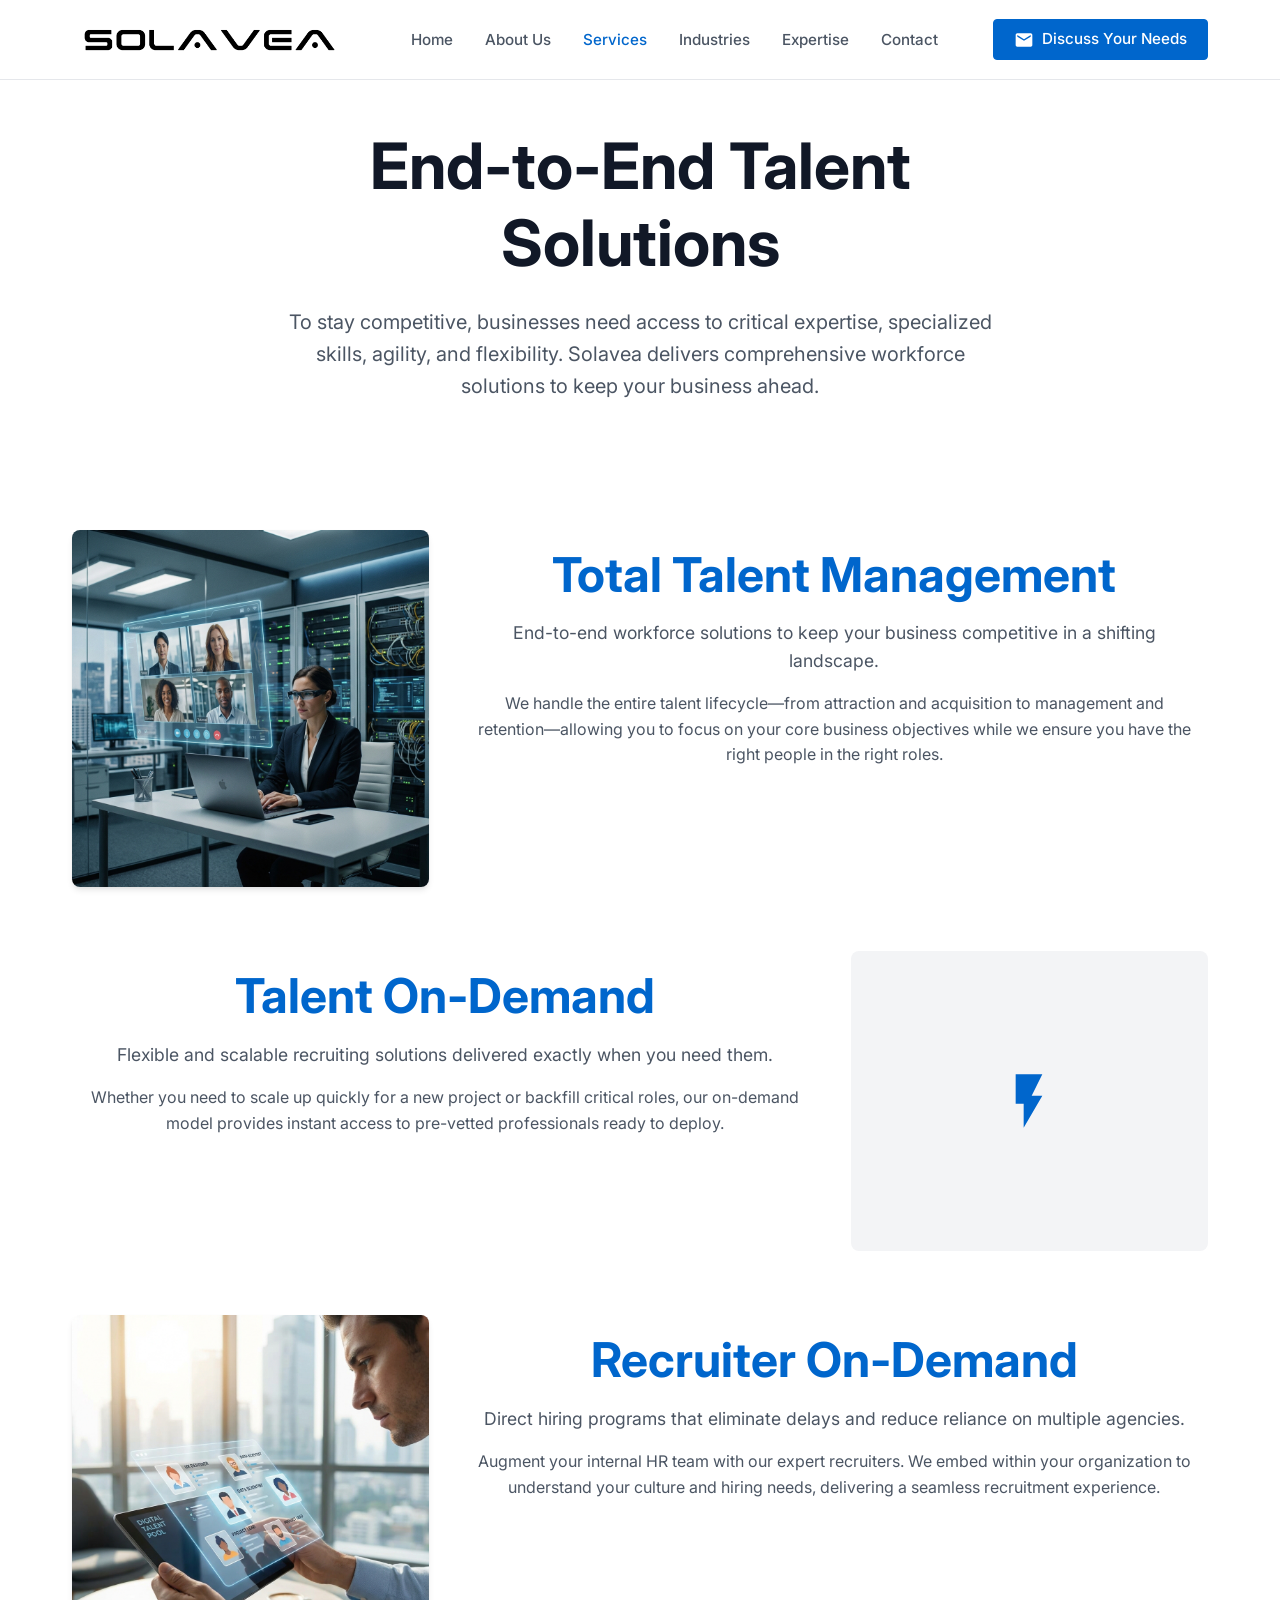
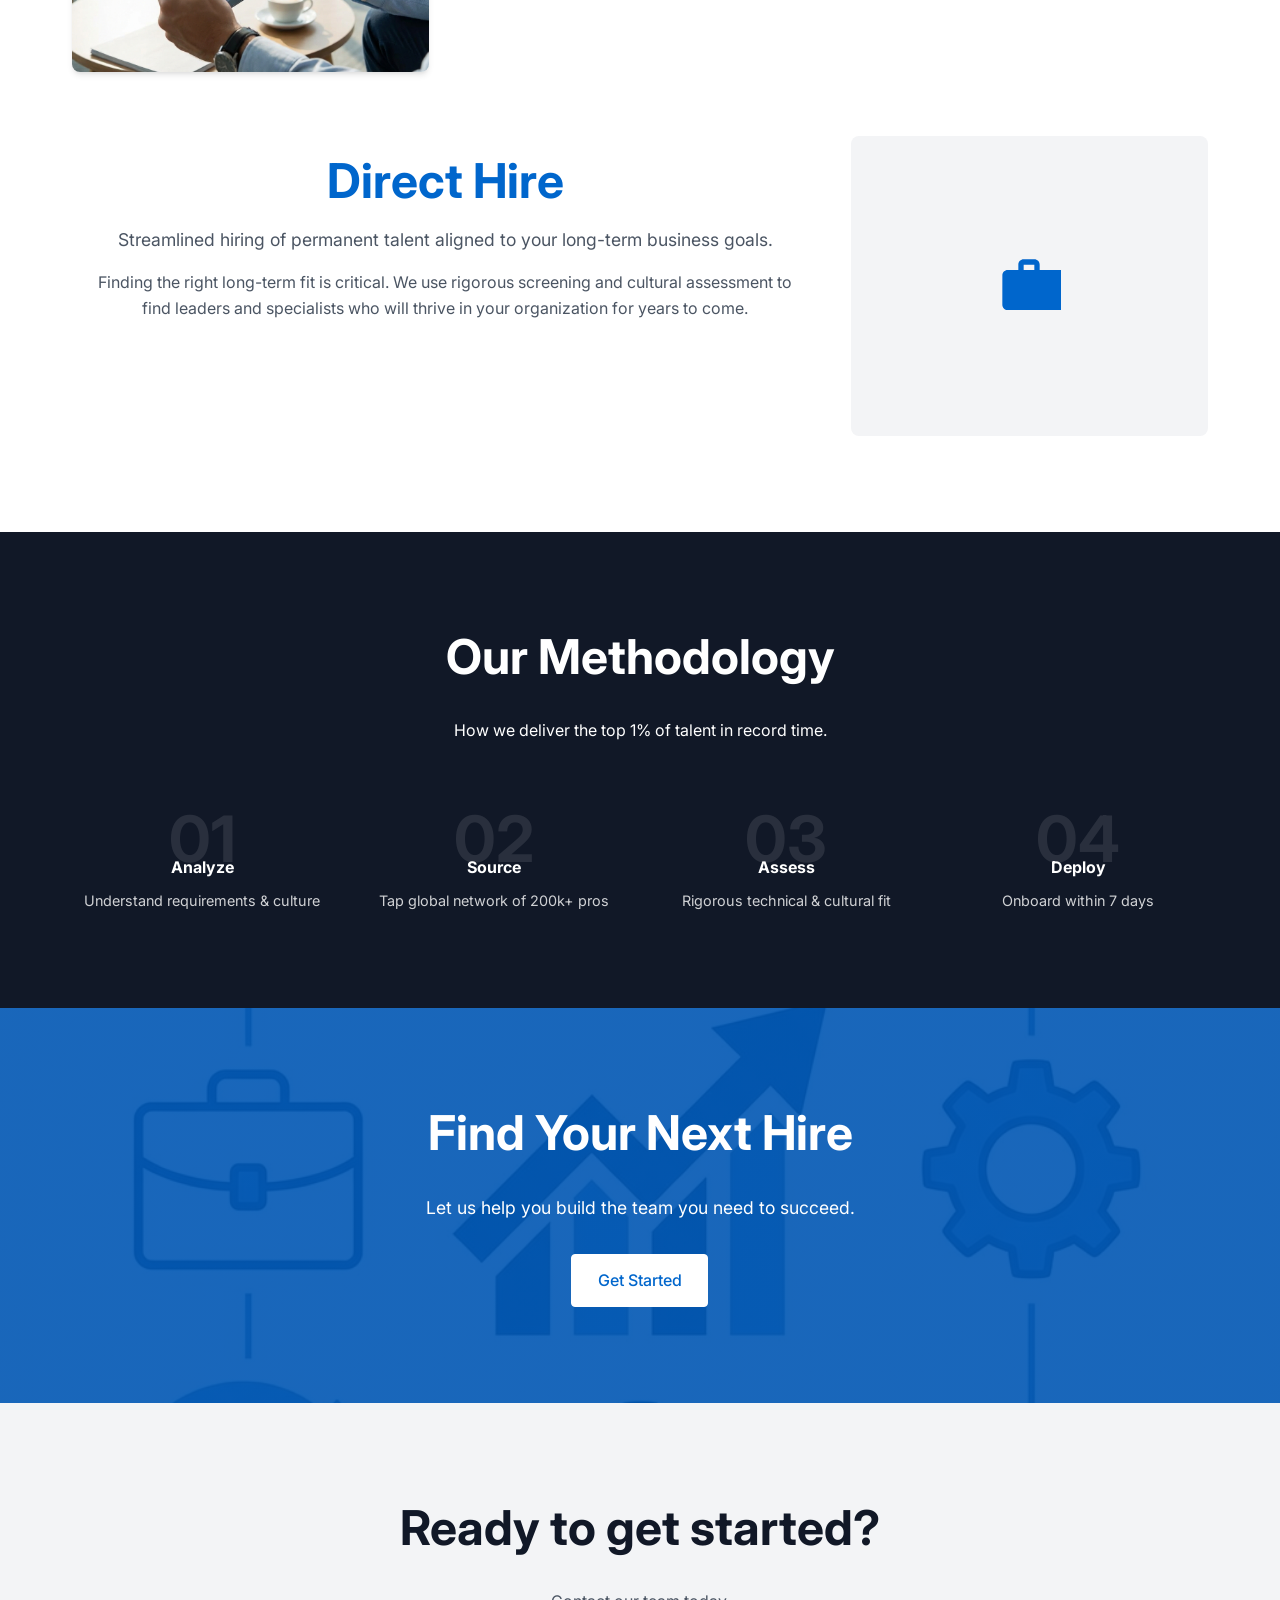
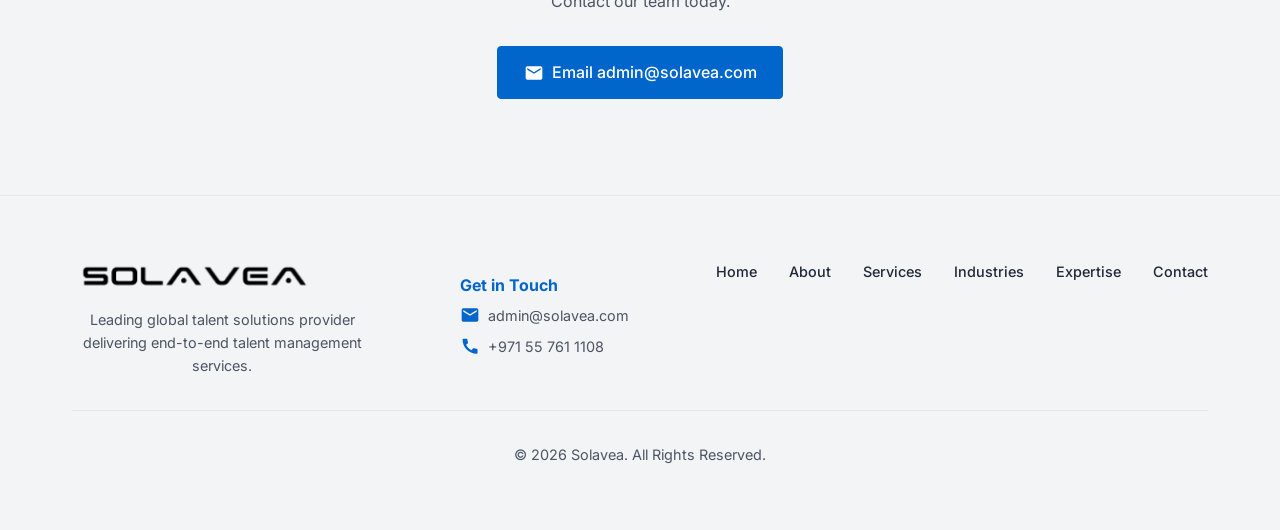
<file: services.html>
<!doctype html>
<html lang="en">

<head>
    <meta charset="UTF-8" />
    <meta name="viewport" content="width=device-width, initial-scale=1.0" />
    <title>Services | Solavea Global Talent Solutions</title>
    <link rel="stylesheet" href="css/style.css">
</head>

<body>
    <header>
        <div class="container">
            <nav>
                <a href="./" class="logo"><img src="images/logo.png" alt="Solavea"></a>
                <div class="nav-links">
                    <a href="./">Home</a>
                    <a href="about.html">About Us</a>
                    <a href="services.html" class="active">Services</a>
                    <a href="industries.html">Industries</a>
                    <a href="expertise.html">Expertise</a>



                    <a href="contact.html">Contact</a>
                </div>
                <a href="contact.html" class="btn btn-primary"
                    style="display: inline-flex; align-items: center; gap: 0.5rem;">
                    <svg xmlns="http://www.w3.org/2000/svg" viewBox="0 0 24 24" width="20" height="20"
                        fill="currentColor">
                        <path
                            d="M20 4H4c-1.1 0-1.99.9-1.99 2L2 18c0 1.1.9 2 2 2h16c1.1 0 2-.9 2-2V6c0-1.1-.9-2-2-2zm0 4l-8 5-8-5V6l8 5 8-5v2z" />
                    </svg>
                    Discuss Your Needs
                </a>
                <button class="hamburger-btn" aria-label="Toggle navigation menu" aria-expanded="false">
                    <span></span><span></span><span></span>
                </button>
            </nav>
        </div>
    </header>

    <main>
        <!-- Services Hero -->
        <section class="section" style="padding-top: 8rem; background-color: var(--color-background);">
            <div class="container" style="text-align: center; max-width: 800px;">
                <h1 style="margin-bottom: 1.5rem;">End-to-End Talent Solutions</h1>
                <p style="font-size: 1.25rem; color: var(--color-text-secondary); margin-bottom: 2rem;">
                    To stay competitive, businesses need access to critical expertise, specialized skills, agility, and
                    flexibility. Solavea delivers comprehensive workforce solutions to keep your business ahead.
                </p>
            </div>
        </section>

        <!-- Talent Solutions Detailed List -->
        <section class="section" style="padding-top: 0;">
            <div class="container">
                <div class="features-grid" style="grid-template-columns: 1fr; gap: 4rem;">

                    <!-- Service 1 -->
                    <div style="display: flex; gap: 2rem; align-items: flex-start; flex-wrap: wrap;">
                        <div class="about-img" style="flex: 1; min-width: 300px;">
                            <img src="images/staffing.png" alt="Staffing Solutions"
                                style="border-radius: 8px; box-shadow: var(--shadow-card);" />
                        </div>
                        <div style="flex: 2; min-width: 300px; padding: 1rem;">
                            <h2 style="color: var(--color-accent); margin-bottom: 1rem;">Total Talent Management</h2>
                            <p style="font-size: 1.1rem; color: var(--color-text-secondary); margin-bottom: 1rem;">
                                End-to-end workforce solutions to keep your business competitive in a shifting
                                landscape.
                            </p>
                            <p style="color: var(--color-text-secondary);">
                                We handle the entire talent lifecycle&mdash;from attraction and acquisition to management
                                and
                                retention&mdash;allowing you to focus on your core business objectives while we ensure you
                                have the right people in the right roles.
                            </p>
                        </div>
                    </div>

                    <!-- Service 2 -->
                    <div
                        style="display: flex; gap: 2rem; align-items: flex-start; flex-wrap: wrap; flex-direction: row-reverse;">
                        <div style="flex: 1; min-width: 300px;">
                            <div
                                style="background: var(--color-primary-light); height: 300px; border-radius: 8px; display: flex; align-items: center; justify-content: center;">
                                <span
                                    style="font-size: 4rem; display: flex; align-items: center; justify-content: center; color: var(--color-accent);">
                                    <svg xmlns="http://www.w3.org/2000/svg" width="64" height="64" viewBox="0 0 24 24"
                                        fill="currentColor">
                                        <path d="M7 2v11h3v9l7-12h-4l4-8z" />
                                    </svg>
                                </span>
                            </div>
                        </div>
                        <div style="flex: 2; min-width: 300px; padding: 1rem;">
                            <h2 style="color: var(--color-accent); margin-bottom: 1rem;">Talent On-Demand</h2>
                            <p style="font-size: 1.1rem; color: var(--color-text-secondary); margin-bottom: 1rem;">
                                Flexible and scalable recruiting solutions delivered exactly when you need them.
                            </p>
                            <p style="color: var(--color-text-secondary);">
                                Whether you need to scale up quickly for a new project or backfill critical roles, our
                                on-demand model provides instant access to pre-vetted professionals ready to deploy.
                            </p>
                        </div>
                    </div>

                    <!-- Service 3 -->
                    <div style="display: flex; gap: 2rem; align-items: flex-start; flex-wrap: wrap;">
                        <div class="about-img" style="flex: 1; min-width: 300px;">
                            <img src="images/recruitment.png" alt="Recruitment Process"
                                style="border-radius: 8px; box-shadow: var(--shadow-card);" />
                        </div>
                        <div style="flex: 2; min-width: 300px; padding: 1rem;">
                            <h2 style="color: var(--color-accent); margin-bottom: 1rem;">Recruiter On-Demand</h2>
                            <p style="font-size: 1.1rem; color: var(--color-text-secondary); margin-bottom: 1rem;">
                                Direct hiring programs that eliminate delays and reduce reliance on multiple agencies.
                            </p>
                            <p style="color: var(--color-text-secondary);">
                                Augment your internal HR team with our expert recruiters. We embed within your
                                organization to understand your culture and hiring needs, delivering a seamless
                                recruitment experience.
                            </p>
                        </div>
                    </div>

                    <!-- Service 4 -->
                    <div
                        style="display: flex; gap: 2rem; align-items: flex-start; flex-wrap: wrap; flex-direction: row-reverse;">
                        <div style="flex: 1; min-width: 300px;">
                            <div
                                style="background: var(--color-primary-light); height: 300px; border-radius: 8px; display: flex; align-items: center; justify-content: center;">
                                <span
                                    style="font-size: 4rem; display: flex; align-items: center; justify-content: center; color: var(--color-accent);">
                                    <svg xmlns="http://www.w3.org/2000/svg" width="64" height="64" viewBox="0 0 24 24"
                                        fill="currentColor">
                                        <path
                                            d="M20 6h-4V4c0-1.11-.89-2-2-2h-4c-1.11 0-2 .89-2 2v2H4c-1.11 0-1.99.89-1.99 2L2 19c0 1.11.89 2 2 2h20c1.11 0 2-.89 2-2V8c0-1.11-.89-2-2-2zm-6 0h-4V4h4v2z" />
                                    </svg>
                                </span>
                            </div>
                        </div>
                        <div style="flex: 2; min-width: 300px; padding: 1rem;">
                            <h2 style="color: var(--color-accent); margin-bottom: 1rem;">Direct Hire</h2>
                            <p style="font-size: 1.1rem; color: var(--color-text-secondary); margin-bottom: 1rem;">
                                Streamlined hiring of permanent talent aligned to your long-term business goals.
                            </p>
                            <p style="color: var(--color-text-secondary);">
                                Finding the right long-term fit is critical. We use rigorous screening and cultural
                                assessment to find leaders and specialists who will thrive in your organization for
                                years to come.
                            </p>
                        </div>
                    </div>

                </div>
            </div>
        </section>

        <!-- Process Section -->
        <section class="section" style="background-color: var(--color-dark); color: var(--color-white);">
            <div class="container">
                <div style="text-align: center; margin-bottom: 4rem;">
                    <h2 style="color: var(--color-white);">Our Methodology</h2>
                    <p>How we deliver the top 1% of talent in record time.</p>
                </div>

                <div class="process-steps">
                    <div class="process-step">
                        <div class="step-number" style="color: rgba(255,255,255,0.1);">01</div>
                        <div class="step-title" style="color: var(--color-white);">Analyze</div>
                        <p style="font-size: 0.9rem; opacity: 0.8;">Understand requirements & culture</p>
                    </div>
                    <div class="process-step">
                        <div class="step-number" style="color: rgba(255,255,255,0.1);">02</div>
                        <div class="step-title" style="color: var(--color-white);">Source</div>
                        <p style="font-size: 0.9rem; opacity: 0.8;">Tap global network of 200k+ pros</p>
                    </div>
                    <div class="process-step">
                        <div class="step-number" style="color: rgba(255,255,255,0.1);">03</div>
                        <div class="step-title" style="color: var(--color-white);">Assess</div>
                        <p style="font-size: 0.9rem; opacity: 0.8;">Rigorous technical & cultural fit</p>
                    </div>
                    <div class="process-step">
                        <div class="step-number" style="color: rgba(255,255,255,0.1);">04</div>
                        <div class="step-title" style="color: var(--color-white);">Deploy</div>
                        <p style="font-size: 0.9rem; opacity: 0.8;">Onboard within 7 days</p>
                    </div>
                </div>
            </div>
        </section>

        <!-- CTA Section -->
        <section class="cta-section" style="padding: 6rem 0;">
            <div class="container cta-container">
                <h2>Find Your Next Hire</h2>
                <p style="margin-bottom: 2rem; font-size: 1.1rem;">
                    Let us help you build the team you need to succeed.
                </p>
                <a href="contact.html" class="btn btn-primary">Get Started</a>
            </div>
        </section>

        <!-- Contact Form Anchor Area -->
        <section class="section" id="contact" style="background-color: var(--color-primary-light);">
            <div class="container">
                <div style="text-align: center;">
                    <h2>Ready to get started?</h2>
                    <p style="margin-bottom: 2rem; color: var(--color-text-secondary);">Contact our team today.</p>
                    <a href="mailto:admin@solavea.com" class="btn btn-primary"
                        style="display: inline-flex; align-items: center; gap: 0.5rem;">
                        <svg xmlns="http://www.w3.org/2000/svg" viewBox="0 0 24 24" width="20" height="20"
                            fill="currentColor">
                            <path
                                d="M20 4H4c-1.1 0-1.99.9-1.99 2L2 18c0 1.1.9 2 2 2h16c1.1 0 2-.9 2-2V6c0-1.1-.9-2-2-2zm0 4l-8 5-8-5V6l8 5 8-5v2z" />
                        </svg>
                        Email admin@solavea.com
                    </a>
                </div>
            </div>
        </section>

    </main>

    <footer>
        <div class="container">
            <div
                style="display: flex; justify-content: space-between; flex-wrap: wrap; gap: 2rem; margin-bottom: 2rem;">
                <div>
                    <img src="images/logo.png" alt="Solavea" style="height: 32px; margin-bottom: 1rem;">
                    <p style="max-width: 300px; margin-top: 0.5rem; font-size: 0.9rem;">
                        Leading global talent solutions provider delivering end-to-end talent management services.
                    </p>
                </div>
                <div class="footer-contact">
                    <h4>Get in Touch</h4>
                    <div class="contact-item">
                        <span class="contact-icon"><svg xmlns="http://www.w3.org/2000/svg" viewBox="0 0 24 24">
                                <path
                                    d="M20 4H4c-1.1 0-1.99.9-1.99 2L2 18c0 1.1.9 2 2 2h16c1.1 0 2-.9 2-2V6c0-1.1-.9-2-2-2zm0 4l-8 5-8-5V6l8 5 8-5v2z" />
                            </svg></span>
                        <a href="mailto:admin@solavea.com">admin@solavea.com</a>
                    </div>
                    <div class="contact-item">
                        <span class="contact-icon"><svg xmlns="http://www.w3.org/2000/svg" viewBox="0 0 24 24">
                                <path
                                    d="M20.01 15.38c-1.23 0-2.42-.2-3.53-.56-.35-.12-.74-.03-1.01.24l-1.57 1.97c-2.83-1.44-5.15-3.75-6.59-6.59l1.97-1.57c.27-.27.36-.66.25-1.01-.37-1.11-.56-2.3-.56-3.53 0-.55-.45-1-1-1H4.05c-.55 0-1 .45-1 1 0 9.39 7.61 17 17 17 .55 0 1-.45 1-1v-3.95c0-.55-.45-1-1-1z" />
                            </svg></span>
                        <a href="tel:+971557611108">+971 55 761 1108</a>
                    </div>
                </div>
                <div class="footer-links" style="margin: 0;">
                    <a href="./">Home</a>
                    <a href="about.html">About</a>
                    <a href="services.html">Services</a>
                    <a href="industries.html">Industries</a>
                    <a href="expertise.html">Expertise</a>

                    <a href="contact.html">Contact</a>
                </div>
            </div>
            <p style="text-align: center; border-top: 1px solid #e5e7eb; padding-top: 2rem;">&copy; 2026 Solavea. All
                Rights Reserved.</p>
        </div>
    </footer>

    <script src="js/main.js"></script>
</body>

</html>
</file>
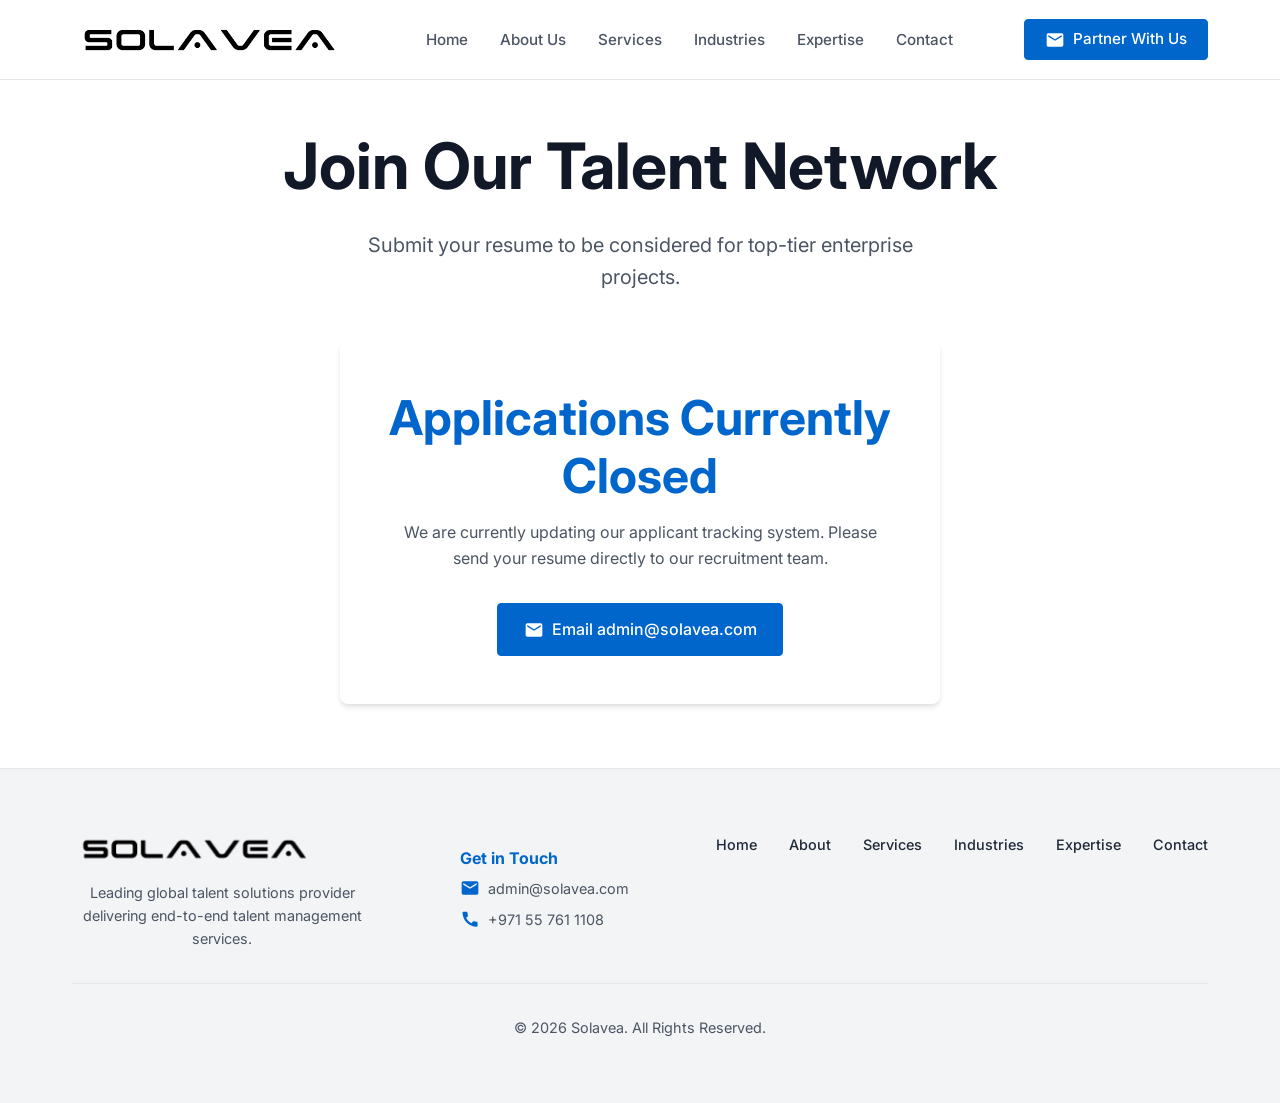
<file: submit-resume.html>
<!doctype html>
<html lang="en">

<head>
    <meta charset="UTF-8" />
    <meta name="viewport" content="width=device-width, initial-scale=1.0" />
    <title>Submit Resume | Solavea Global Talent Solutions</title>
    <meta name="description"
        content="Submit your resume to Solavea. Join our global talent network and find your next opportunity with top enterprise clients.">
    <link rel="stylesheet" href="css/style.css">
    <style>
        .submit-resume-section {
            padding-top: 8rem;
            padding-bottom: 4rem;
            background-color: var(--color-background);
            text-align: center;
        }

        .notice-card {
            background: var(--color-white);
            padding: 3rem;
            border-radius: 8px;
            box-shadow: var(--shadow-card);
            max-width: 600px;
            margin: 0 auto;
            text-align: center;
        }
    </style>
</head>

<body>
    <header>
        <div class="container">
            <nav>
                <a href="./" class="logo"><img src="images/logo.png" alt="Solavea"></a>
                <div class="nav-links">
                    <a href="./">Home</a>
                    <a href="about.html">About Us</a>
                    <a href="services.html">Services</a>
                    <a href="industries.html">Industries</a>
                    <a href="expertise.html">Expertise</a>
                    <!-- Removed active link for Submit Resume if desired, or keep page active -->

                    <a href="contact.html">Contact</a>
                </div>
                <a href="contact.html" class="btn btn-primary"
                    style="display: inline-flex; align-items: center; gap: 0.5rem;">
                    <svg xmlns="http://www.w3.org/2000/svg" viewBox="0 0 24 24" width="20" height="20"
                        fill="currentColor">
                        <path
                            d="M20 4H4c-1.1 0-1.99.9-1.99 2L2 18c0 1.1.9 2 2 2h16c1.1 0 2-.9 2-2V6c0-1.1-.9-2-2-2zm0 4l-8 5-8-5V6l8 5 8-5v2z" />
                    </svg>
                    Partner With Us
                </a>
                <button class="hamburger-btn" aria-label="Toggle navigation menu" aria-expanded="false">
                    <span></span><span></span><span></span>
                </button>
            </nav>
        </div>
    </header>

    <main>
        <section class="submit-resume-section">
            <div class="container">
                <h1 style="margin-bottom: 1.5rem;">Join Our Talent Network</h1>
                <p
                    style="font-size: 1.25rem; color: var(--color-text-secondary); max-width: 600px; margin: 0 auto 3rem;">
                    Submit your resume to be considered for top-tier enterprise projects.
                </p>

                <div class="notice-card">
                    <h2 style="color: var(--color-accent); margin-bottom: 1rem;">Applications Currently Closed</h2>
                    <p style="color: var(--color-text-secondary); margin-bottom: 2rem;">
                        We are currently updating our applicant tracking system. Please send your resume directly to our
                        recruitment team.
                    </p>
                    <a href="mailto:admin@solavea.com" class="btn btn-primary"
                        style="display: inline-flex; align-items: center; gap: 0.5rem;">
                        <svg xmlns="http://www.w3.org/2000/svg" viewBox="0 0 24 24" width="20" height="20"
                            fill="currentColor">
                            <path
                                d="M20 4H4c-1.1 0-1.99.9-1.99 2L2 18c0 1.1.9 2 2 2h16c1.1 0 2-.9 2-2V6c0-1.1-.9-2-2-2zm0 4l-8 5-8-5V6l8 5 8-5v2z" />
                        </svg>
                        Email admin@solavea.com
                    </a>
                </div>
            </div>
        </section>
    </main>

    <footer>
        <div class="container">
            <div
                style="display: flex; justify-content: space-between; flex-wrap: wrap; gap: 2rem; margin-bottom: 2rem;">
                <div>
                    <img src="images/logo.png" alt="Solavea" style="height: 32px; margin-bottom: 1rem;">
                    <p style="max-width: 300px; margin-top: 0.5rem; font-size: 0.9rem;">
                        Leading global talent solutions provider delivering end-to-end talent management services.
                    </p>
                </div>
                <div class="footer-contact">
                    <h4>Get in Touch</h4>
                    <div class="contact-item">
                        <span class="contact-icon"><svg xmlns="http://www.w3.org/2000/svg" viewBox="0 0 24 24">
                                <path
                                    d="M20 4H4c-1.1 0-1.99.9-1.99 2L2 18c0 1.1.9 2 2 2h16c1.1 0 2-.9 2-2V6c0-1.1-.9-2-2-2zm0 4l-8 5-8-5V6l8 5 8-5v2z" />
                            </svg></span>
                        <a href="mailto:admin@solavea.com">admin@solavea.com</a>
                    </div>
                    <div class="contact-item">
                        <span class="contact-icon"><svg xmlns="http://www.w3.org/2000/svg" viewBox="0 0 24 24">
                                <path
                                    d="M20.01 15.38c-1.23 0-2.42-.2-3.53-.56-.35-.12-.74-.03-1.01.24l-1.57 1.97c-2.83-1.44-5.15-3.75-6.59-6.59l1.97-1.57c.27-.27.36-.66.25-1.01-.37-1.11-.56-2.3-.56-3.53 0-.55-.45-1-1-1H4.05c-.55 0-1 .45-1 1 0 9.39 7.61 17 17 17 .55 0 1-.45 1-1v-3.95c0-.55-.45-1-1-1z" />
                            </svg></span>
                        <a href="tel:+971557611108">+971 55 761 1108</a>
                    </div>
                </div>
                <div class="footer-links" style="margin: 0;">
                    <a href="./">Home</a>
                    <a href="about.html">About</a>
                    <a href="services.html">Services</a>
                    <a href="industries.html">Industries</a>
                    <a href="expertise.html">Expertise</a>

                    <a href="contact.html">Contact</a>
                </div>
            </div>
            <p style="text-align: center; border-top: 1px solid #e5e7eb; padding-top: 2rem;">&copy; 2026 Solavea. All
                Rights Reserved.</p>
        </div>
    </footer>

    <script src="js/main.js"></script>
</body>

</html>
</file>
<file: css/style.css>
@import url('https://fonts.googleapis.com/css2?family=Inter:wght@300;400;500;600;700&display=swap');

:root {
  /* Colors - White Theme */
  --color-primary: #ffffff;
  /* Main Background */
  --color-primary-light: #f3f4f6;
  /* Secondary Background (Light Grey) */
  --color-accent: #0066cc;
  /* Strong Blue for accents */
  --color-text-main: #1f2937;
  /* Dark Grey for body text */
  --color-text-secondary: #4b5563;
  /* Medium Grey for secondary text */
  --color-heading: #111827;
  /* Near Black for headings */
  --color-white: #ffffff;
  --color-dark: #111827;
  /* Used for contrast elements */
  --color-background: #ffffff;

  /* Gradients */
  --gradient-hero: linear-gradient(135deg, #f3f4f6 0%, #ffffff 100%);

  /* Spacing */
  --spacing-sm: 0.5rem;
  --spacing-md: 1rem;
  --spacing-lg: 2rem;
  --spacing-xl: 4rem;

  /* Shadows */
  --shadow-card: 0 4px 6px -1px rgba(0, 0, 0, 0.1), 0 2px 4px -1px rgba(0, 0, 0, 0.06);
  --shadow-hover: 0 10px 15px -3px rgba(0, 0, 0, 0.1), 0 4px 6px -2px rgba(0, 0, 0, 0.05);
  --shadow-soft: 0 20px 40px -10px rgba(0, 0, 0, 0.1);

  /* Transitions */
  --transition: all 0.25s cubic-bezier(0.645, 0.045, 0.355, 1);
}

* {
  box-sizing: border-box;
  margin: 0;
  padding: 0;
}

body {
  font-family: 'Inter', sans-serif;
  background-color: var(--color-background);
  color: var(--color-text-main);
  line-height: 1.6;
  overflow-x: hidden;
}

a {
  text-decoration: none;
  color: inherit;
  transition: var(--transition);
}

ul {
  list-style: none;
}

img {
  max-width: 100%;
  display: block;
}

/* Typography */
h1,
h2,
h3,
h4,
h5,
h6 {
  color: var(--color-heading);
  font-weight: 700;
  line-height: 1.2;
}

h1 {
  font-size: clamp(2.5rem, 5vw, 4rem);
}

h2 {
  font-size: clamp(2rem, 4vw, 3rem);
  margin-bottom: var(--spacing-lg);
}

h3 {
  font-size: 1.5rem;
  margin-bottom: var(--spacing-md);
}

/* Optimized Page Animations */
.animate-on-scroll {
  opacity: 0;
  will-change: opacity, transform;
  transition: opacity 0.5s cubic-bezier(0.22, 1, 0.36, 1), transform 0.5s cubic-bezier(0.22, 1, 0.36, 1);
}

/* Animation Variants */
.fade-up {
  transform: translateY(20px);
}

.fade-in {
  transform: scale(0.98);
}

/* Active State */
.animate-on-scroll.visible {
  opacity: 1;
  transform: translateY(0) scale(1);
}

/* Reduced Motion - Accessibility */
@media (prefers-reduced-motion: reduce) {
  .animate-on-scroll {
    transition: none;
    opacity: 1;
    transform: none;
    animation: none;
  }
}

/* Utility Classes */
.container {
  max-width: 1200px;
  margin: 0 auto;
  padding: 0 var(--spacing-lg);
}

.btn {
  display: inline-block;
  padding: 0.8rem 1.6rem;
  border-radius: 4px;
  font-weight: 500;
  cursor: pointer;
  border: 1px solid transparent;
  transition: var(--transition);
}

.btn-primary {
  background-color: var(--color-accent);
  color: var(--color-white);
  border-color: var(--color-accent);
}

.btn-primary:hover {
  background-color: #0052a3;
  transform: translateY(-2px);
  box-shadow: var(--shadow-hover);
}

.btn-secondary {
  background-color: var(--color-white);
  color: var(--color-accent);
  border: 1px solid var(--color-accent);
}

.btn-secondary:hover {
  background-color: #ebf5ff;
  transform: translateY(-2px);
}

.section {
  padding: 6rem 0;
}

/* Header */
/* Header */
header {
  height: 80px;
  width: 100%;
  position: fixed;
  top: 0;
  z-index: 1000;
  background-color: rgba(255, 255, 255, 0.98);
  border-bottom: 1px solid #e5e7eb;
  backdrop-filter: blur(10px);
  transition: var(--transition);
  display: flex;
  align-items: center;
}

.container {
  width: 100%;
}

nav {
  display: flex;
  justify-content: space-between;
  align-items: center;
  height: 100%;
}

.logo {
  display: flex;
  align-items: center;
  height: 100%;
  margin-right: 2rem;
}

.logo img {
  height: 36px;
  width: auto;
  display: block;
}

.nav-links {
  display: flex;
  gap: 2rem;
  align-items: center;
  height: 100%;
}

.nav-links a {
  color: var(--color-text-secondary);
  font-weight: 500;
  font-size: 0.95rem;
  text-decoration: none;
  white-space: nowrap;
  transition: color 0.2s;
  line-height: 1;
}

.nav-links a:hover,
.nav-links a.active {
  color: var(--color-accent);
}

/* Ensure button aligns perfectly with nav items */
nav .btn {
  margin-left: 1.5rem;
  padding: 0.6rem 1.25rem;
  font-size: 0.95rem;
  line-height: 1.2;
  display: inline-flex;
  align-items: center;
  justify-content: center;
  height: auto;
}

@media (max-width: 992px) {
  .nav-links {
    gap: 1.5rem;
  }
}

@media (max-width: 768px) {
  .logo img {
    height: 32px;
  }
}

/* Hero */
.hero {
  min-height: 100vh;
  display: flex;
  align-items: center;
  /* Light overlay on image */
  background:
    linear-gradient(rgba(255, 255, 255, 0.85), rgba(255, 255, 255, 0.7)),
    url('../images/hero.png') no-repeat center center/cover;
}

.hero-content {
  max-width: 800px;
}

.hero-tagline {
  color: var(--color-accent);
  font-family: monospace;
  margin-bottom: var(--spacing-md);
  display: block;
  font-weight: 600;
}

.hero h1 {
  margin-bottom: var(--spacing-md);
  color: var(--color-heading);
}

.hero p {
  font-size: 1.25rem;
  color: var(--color-text-secondary);
  max-width: 600px;
  margin-bottom: var(--spacing-xl);
}

.hero-btns {
  display: flex;
  gap: var(--spacing-md);
}

/* About Section */
.about-grid {
  display: grid;
  grid-template-columns: 1fr 1fr;
  gap: 4rem;
  align-items: center;
}

.about-img img {
  border-radius: 8px;
  box-shadow: var(--shadow-hover);
  transition: var(--transition);
}

.about-img:hover img {
  transform: translateY(-5px);
}

/* Why Choose Us */
.features-grid {
  display: grid;
  grid-template-columns: repeat(auto-fit, minmax(250px, 1fr));
  gap: 2rem;
  text-align: center;
}

.feature-item {
  padding: 2rem;
  background: var(--color-white);
  border: 1px solid #e5e7eb;
  border-radius: 8px;
  box-shadow: var(--shadow-card);
  transition: var(--transition);
}

.feature-item:hover {
  transform: translateY(-5px);
  box-shadow: var(--shadow-hover);
}

.feature-icon {
  font-size: 2.5rem;
  color: var(--color-accent);
  margin-bottom: 1rem;
}

/* Industries */
.industries-list {
  display: flex;
  flex-wrap: wrap;
  justify-content: center;
  gap: 1.5rem;
}

.industry-pill {
  padding: 0.8rem 1.5rem;
  background: var(--color-white);
  border: 1px solid #e5e7eb;
  border-radius: 50px;
  color: var(--color-text-secondary);
  font-weight: 500;
  transition: var(--transition);
  box-shadow: var(--shadow-card);
}

.industry-pill:hover {
  border-color: var(--color-accent);
  color: var(--color-accent);
  transform: translateY(-2px);
  box-shadow: var(--shadow-hover);
}

/* Process */
.process-steps {
  display: flex;
  justify-content: space-between;
  flex-wrap: wrap;
  gap: 2rem;
}

.process-step {
  flex: 1;
  min-width: 200px;
  text-align: center;
  position: relative;
}

.step-number {
  font-size: 4rem;
  font-weight: 700;
  color: #e5e7eb;
  /* Light grey for number background */
  margin-bottom: -2rem;
  z-index: 0;
  position: relative;
  line-height: 1;
}

.step-title {
  color: var(--color-heading);
  font-weight: 700;
  margin-bottom: 0.5rem;
  z-index: 1;
  position: relative;
  padding-top: 1rem;
}

/* CTA */
.cta-section {
  text-align: center;
  background: linear-gradient(rgba(0, 86, 179, 0.9), rgba(0, 86, 179, 0.9)),
    url('../images/why_us.png') no-repeat center center/cover;
  color: var(--color-white);
}

.cta-container {
  max-width: 600px;
  margin: 0 auto;
}

.cta-section h2,
.cta-section p {
  color: var(--color-white);
}

.cta-section .btn-primary {
  background-color: var(--color-white);
  color: var(--color-accent);
  border-color: var(--color-white);
}

.cta-section .btn-primary:hover {
  background-color: #f3f4f6;
}

/* Footer */
footer {
  background-color: var(--color-primary-light);
  padding: 4rem 0;
  text-align: center;
  color: var(--color-text-secondary);
  font-size: 0.9rem;
  border-top: 1px solid #e5e7eb;
}

.footer-links {
  margin: 1.5rem 0;
  display: flex;
  justify-content: center;
  gap: 2rem;
}

.footer-links a {
  color: var(--color-text-main);
  font-weight: 500;
}

.footer-links a:hover {
  color: var(--color-accent);
}



.footer-contact {
  text-align: left;
  margin-top: 1rem;
}

.footer-contact h4 {
  color: var(--color-accent);
  margin-bottom: 0.5rem;
  font-size: 1rem;
}

.contact-item {
  display: flex;
  align-items: center;
  gap: 0.5rem;
  margin-bottom: 0.5rem;
  color: var(--color-text-secondary);
}

.contact-item:hover {
  color: var(--color-accent);
}

.contact-icon {
  width: 20px;
  height: 20px;
  color: var(--color-accent);
  display: inline-flex;
  align-items: center;
  justify-content: center;
}

.contact-icon svg {
  width: 100%;
  height: 100%;
  fill: currentColor;
}

/* Checklist Grid */
.checklist-grid {
  display: grid;
  grid-template-columns: 1fr 1fr;
  gap: 1rem 2rem;
  list-style: none;
  padding: 0;
  margin-top: 2rem;
}

.checklist-item {
  display: flex;
  align-items: center;
  gap: 0.75rem;
  font-size: 1.05rem;
  color: rgba(255, 255, 255, 0.9);
}

.checklist-icon {
  width: 20px;
  height: 20px;
  color: #3b82f6;
  /* Lighter blue for dark background visibility */
  flex-shrink: 0;
}

.checklist-icon svg {
  width: 100%;
  height: 100%;
  fill: currentColor;
}


/* ============================================================
   HAMBURGER MENU BUTTON (hidden on desktop, visible on mobile)
   ============================================================ */
.hamburger-btn {
  display: none;
  flex-direction: column;
  justify-content: center;
  align-items: center;
  gap: 5px;
  width: 40px;
  height: 40px;
  background: none;
  border: none;
  cursor: pointer;
  padding: 4px;
  z-index: 1100;
  -webkit-tap-highlight-color: transparent;
}

.hamburger-btn span {
  display: block;
  width: 24px;
  height: 2px;
  background-color: var(--color-heading);
  border-radius: 2px;
  transition: all 0.3s cubic-bezier(0.645, 0.045, 0.355, 1);
  transform-origin: center;
}

/* Hamburger → X animation */
.hamburger-btn.active span:nth-child(1) {
  transform: translateY(7px) rotate(45deg);
}

.hamburger-btn.active span:nth-child(2) {
  opacity: 0;
  transform: scaleX(0);
}

.hamburger-btn.active span:nth-child(3) {
  transform: translateY(-7px) rotate(-45deg);
}

/* ============================================================
   RESPONSIVE — TABLET (max-width: 768px)
   ============================================================ */
@media (max-width: 768px) {

  /* --- Hamburger visible --- */
  .hamburger-btn {
    display: flex;
  }

  /* --- Mobile Nav Drawer --- */
  .nav-links {
    display: none;
    position: fixed;
    top: 70px;
    left: 0;
    right: 0;
    bottom: 0;
    width: 100%;
    height: calc(100vh - 70px);
    background: #ffffff;
    flex-direction: column;
    align-items: center;
    justify-content: flex-start;
    padding-top: 1.5rem;
    gap: 0;
    z-index: 1050;
    overflow-y: auto;
    -webkit-overflow-scrolling: touch;
    border-top: 1px solid #e5e7eb;
    box-shadow: 0 8px 30px rgba(0, 0, 0, 0.12);
  }

  .nav-links.open {
    display: flex;
  }

  .nav-links a {
    font-size: 1.15rem;
    padding: 1rem 2rem;
    width: 100%;
    text-align: center;
    border-bottom: 1px solid #f3f4f6;
  }

  .nav-links a:last-child {
    border-bottom: none;
  }

  /* Hide the desktop CTA button in the nav bar on mobile */
  nav > .btn {
    display: none;
  }

  /* --- Header --- */
  header {
    height: 70px;
  }

  .logo img {
    height: 28px;
  }

  /* Push nav content to edges */
  nav {
    padding: 0;
  }

  /* --- Section spacing --- */
  .section {
    padding: 3.5rem 0;
  }

  /* --- Hero --- */
  .hero {
    min-height: auto;
    padding-top: 90px;
    padding-bottom: 3rem;
  }

  .hero-content {
    max-width: 100%;
  }

  .hero h1 {
    font-size: clamp(1.75rem, 6vw, 2.5rem);
  }

  .hero p {
    font-size: 1rem;
    max-width: 100%;
  }

  .hero-btns {
    flex-direction: column;
    gap: 0.75rem;
  }

  .hero-btns .btn {
    width: 100%;
    text-align: center;
    justify-content: center;
  }

  /* --- About Grid --- */
  .about-grid {
    grid-template-columns: 1fr;
    gap: 2rem;
  }

  /* --- Features Grid --- */
  .features-grid {
    grid-template-columns: 1fr !important;
    gap: 1.5rem;
  }

  .feature-item {
    padding: 1.5rem;
  }

  /* --- Process Steps --- */
  .process-steps {
    flex-direction: column;
    align-items: center;
    gap: 1.5rem;
  }

  .process-step {
    min-width: 100%;
    max-width: 100%;
  }

  /* --- Industries List (pills) --- */
  .industries-list {
    gap: 0.75rem;
  }

  .industry-pill {
    padding: 0.6rem 1.2rem;
    font-size: 0.9rem;
  }

  /* --- Checklist Grid --- */
  .checklist-grid {
    grid-template-columns: 1fr;
    gap: 0.75rem;
  }

  /* --- Footer --- */
  footer {
    padding: 3rem 0;
  }

  .footer-links {
    flex-direction: column;
    align-items: center;
    gap: 1rem;
  }

  /* --- Inline flex layouts used heavily in HTML via style attrs --- */
  /* Override inline flex containers to stack on mobile */

  /* CTA section */
  .cta-container {
    padding: 0 1rem;
  }

  /* Buttons — full width on mobile */
  .btn {
    display: block;
    width: 100%;
    text-align: center;
  }

  /* But inline-flex buttons (with icons) need to center properly */
  .btn[style*="inline-flex"],
  a.btn[style*="inline-flex"] {
    display: inline-flex !important;
    width: auto;
  }

  /* --- Typography scaling --- */
  h1 {
    font-size: clamp(1.75rem, 6vw, 2.5rem);
  }

  h2 {
    font-size: clamp(1.5rem, 5vw, 2rem);
    margin-bottom: 1.25rem;
  }

  h3 {
    font-size: 1.25rem;
  }

  /* Container responsive padding */
  .container {
    padding: 0 1rem;
  }

  /* --- Image handling --- */
  img {
    max-width: 100%;
    height: auto;
  }

  /* Override inline-style min-widths on flex children */
  [style*="min-width: 300px"],
  [style*="min-width:300px"] {
    min-width: 0 !important;
    width: 100%;
  }

  /* Override flex containers to stack on mobile */
  [style*="display: flex"][style*="gap: 4rem"],
  [style*="display: flex"][style*="gap:4rem"],
  [style*="display: flex"][style*="gap: 2rem"][style*="align-items: flex-start"],
  [style*="display: flex"][style*="gap:2rem"][style*="align-items: flex-start"] {
    flex-direction: column !important;
    gap: 1.5rem !important;
  }

  /* Override row-reverse for service items on mobile to show content first */
  [style*="flex-direction: row-reverse"] {
    flex-direction: column !important;
  }




  /* Fix body scroll when menu is open */
  body.menu-open {
    overflow: hidden;
  }

  /* Prevent horizontal scroll globally */
  html, body {
    overflow-x: hidden;
    max-width: 100vw;
  }
}

/* ============================================================
   RESPONSIVE — SMALL PHONES (max-width: 480px)
   ============================================================ */
@media (max-width: 480px) {

  .container {
    padding: 0 0.75rem;
  }

  .section {
    padding: 2.5rem 0;
  }

  .hero {
    padding-top: 80px;
    padding-bottom: 2rem;
  }

  .hero h1 {
    font-size: 1.5rem;
  }

  .hero p {
    font-size: 0.95rem;
  }

  h2 {
    font-size: 1.4rem;
  }

  h3 {
    font-size: 1.1rem;
  }

  /* Feature items tighter */
  .feature-item {
    padding: 1.25rem;
  }

  .feature-icon {
    font-size: 2rem;
  }

  .step-number {
    font-size: 3rem;
  }

  /* Footer links even tighter */
  .footer-links {
    gap: 0.75rem;
  }

  footer {
    padding: 2rem 0;
  }

  /* CTA section breathing room */
  .cta-section {
    padding: 3rem 0 !important;
  }

  .cta-container {
    padding: 0 0.75rem;
  }

  /* Industry pills wrap better */
  .industry-pill {
    padding: 0.5rem 1rem;
    font-size: 0.85rem;
  }

  /* Buttons padding */
  .btn {
    padding: 0.7rem 1.2rem;
    font-size: 0.95rem;
  }

  /* Notice card (submit-resume page) */
  .notice-card {
    padding: 2rem 1.5rem;
  }

  /* Checklist items */
  .checklist-item {
    font-size: 0.95rem;
  }

  /* Nav links font in mobile menu */
  .nav-links a {
    font-size: 1.05rem;
    padding: 0.85rem 1.5rem;
  }
}
</file>
